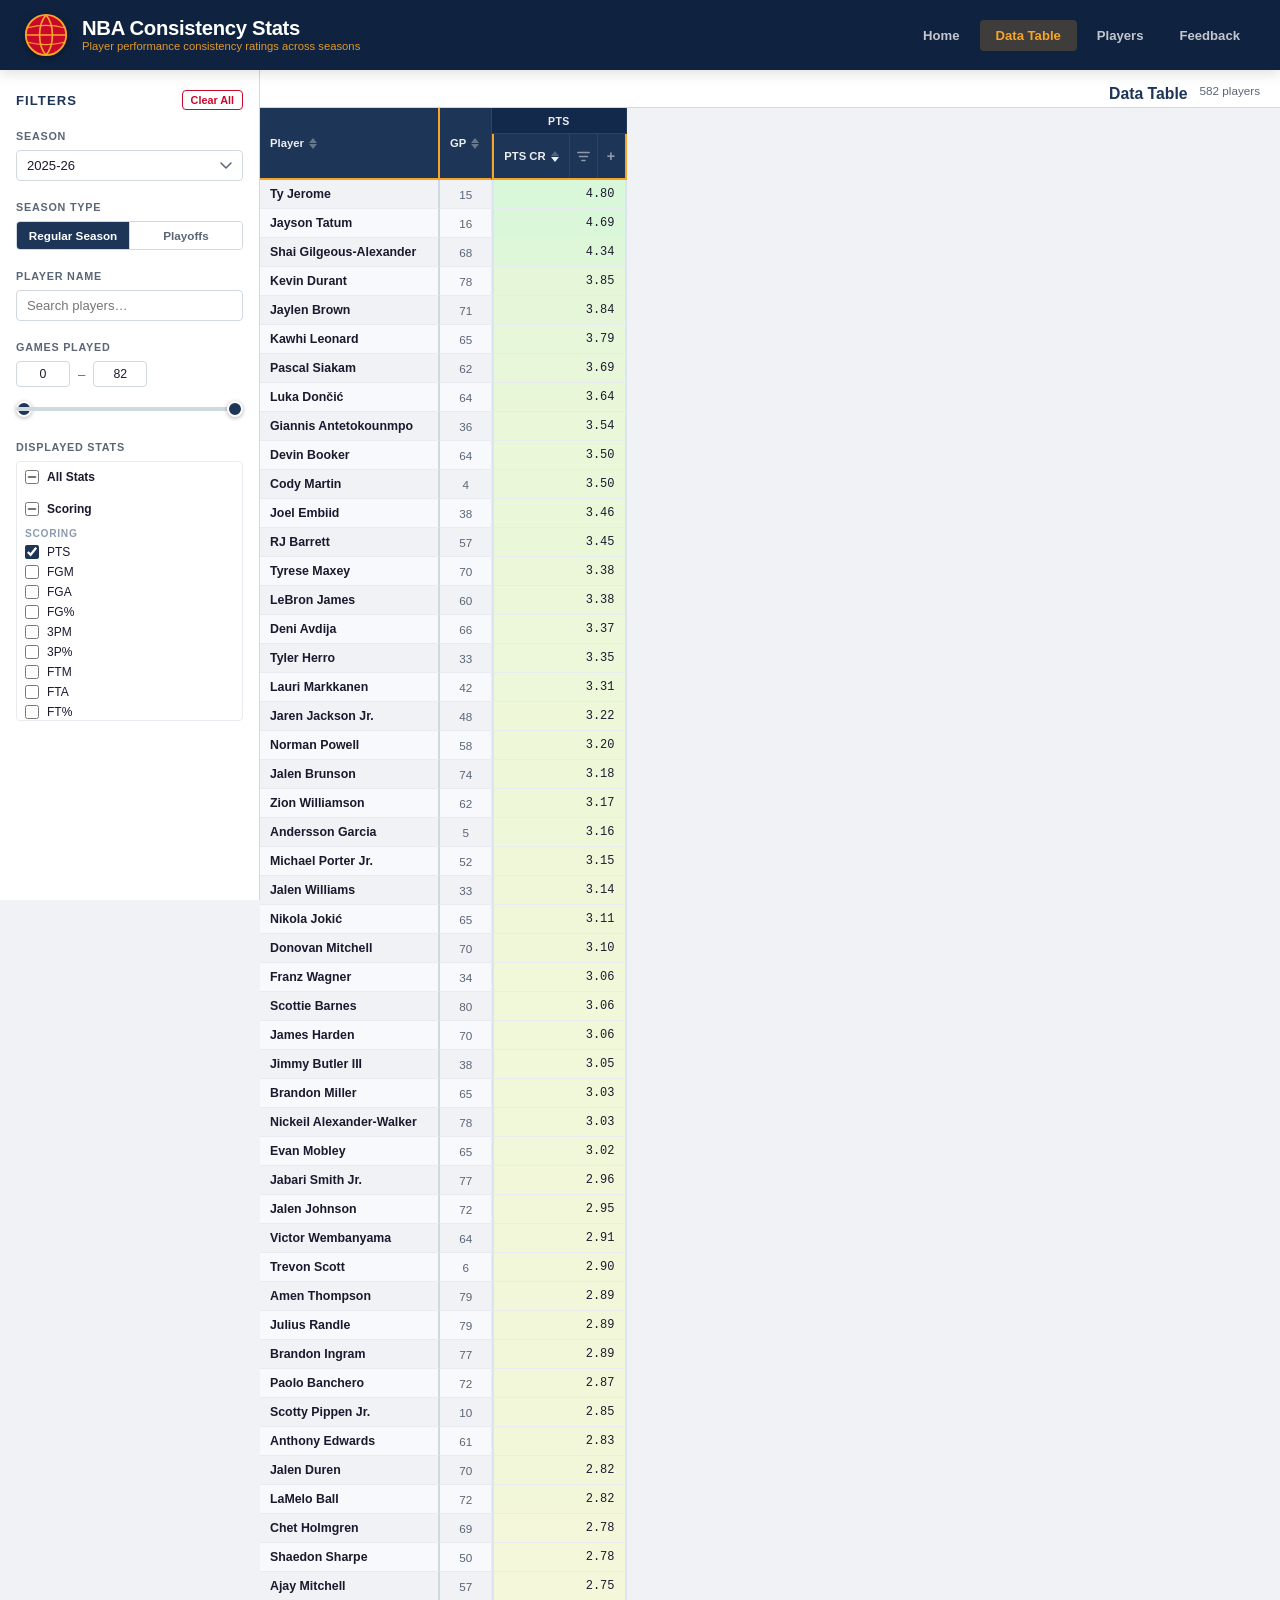
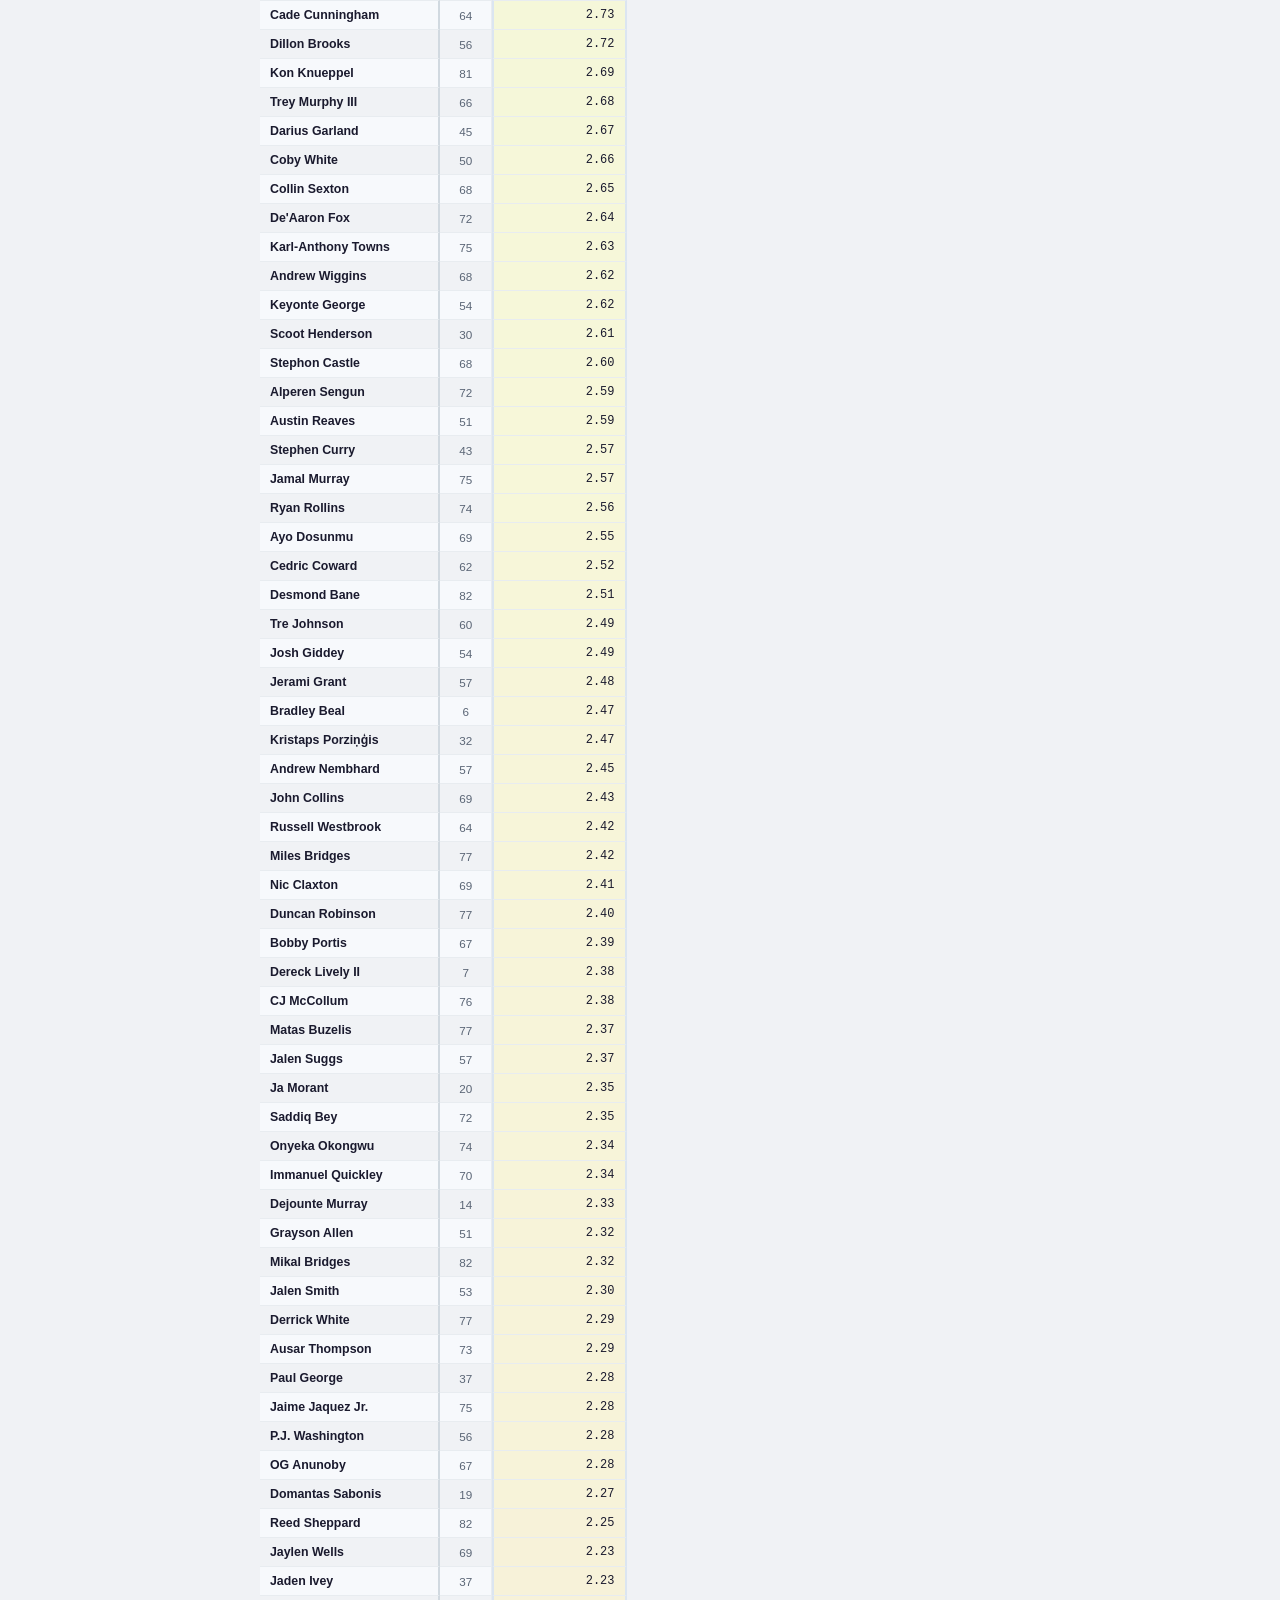
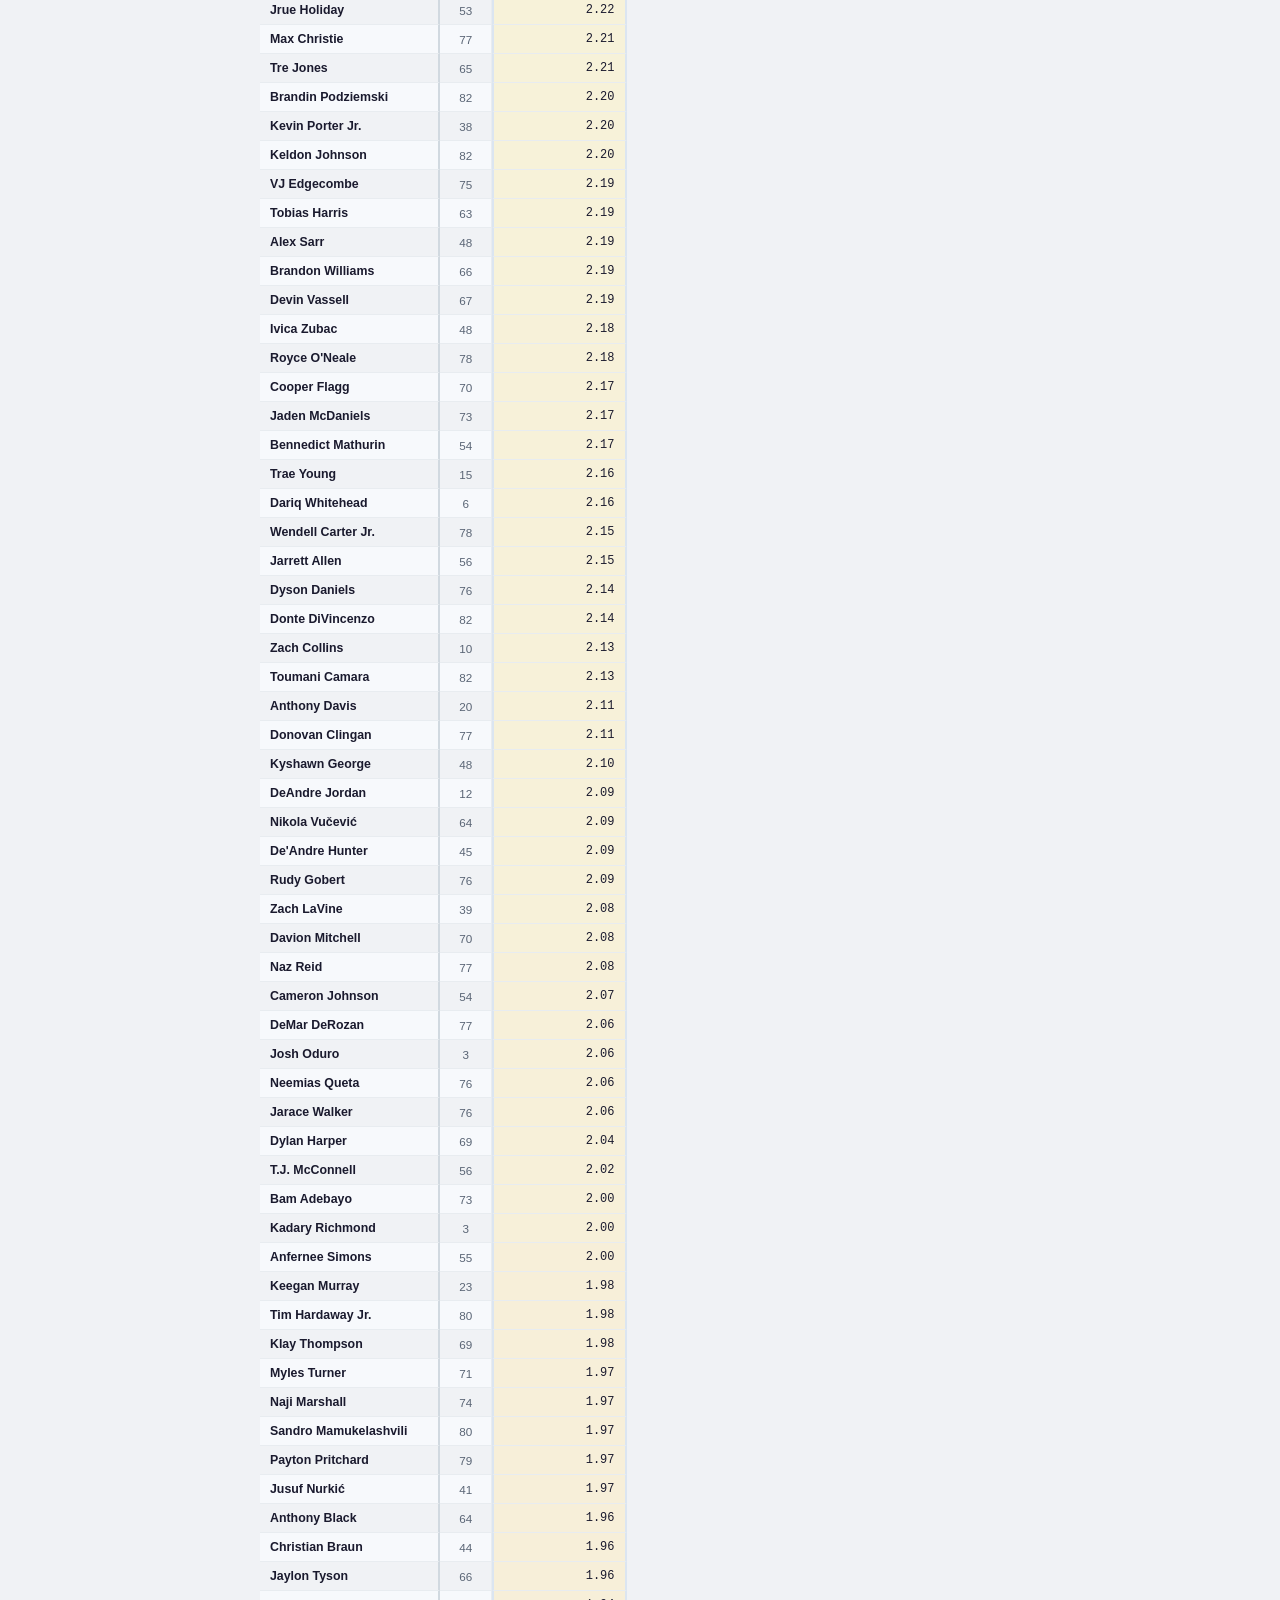
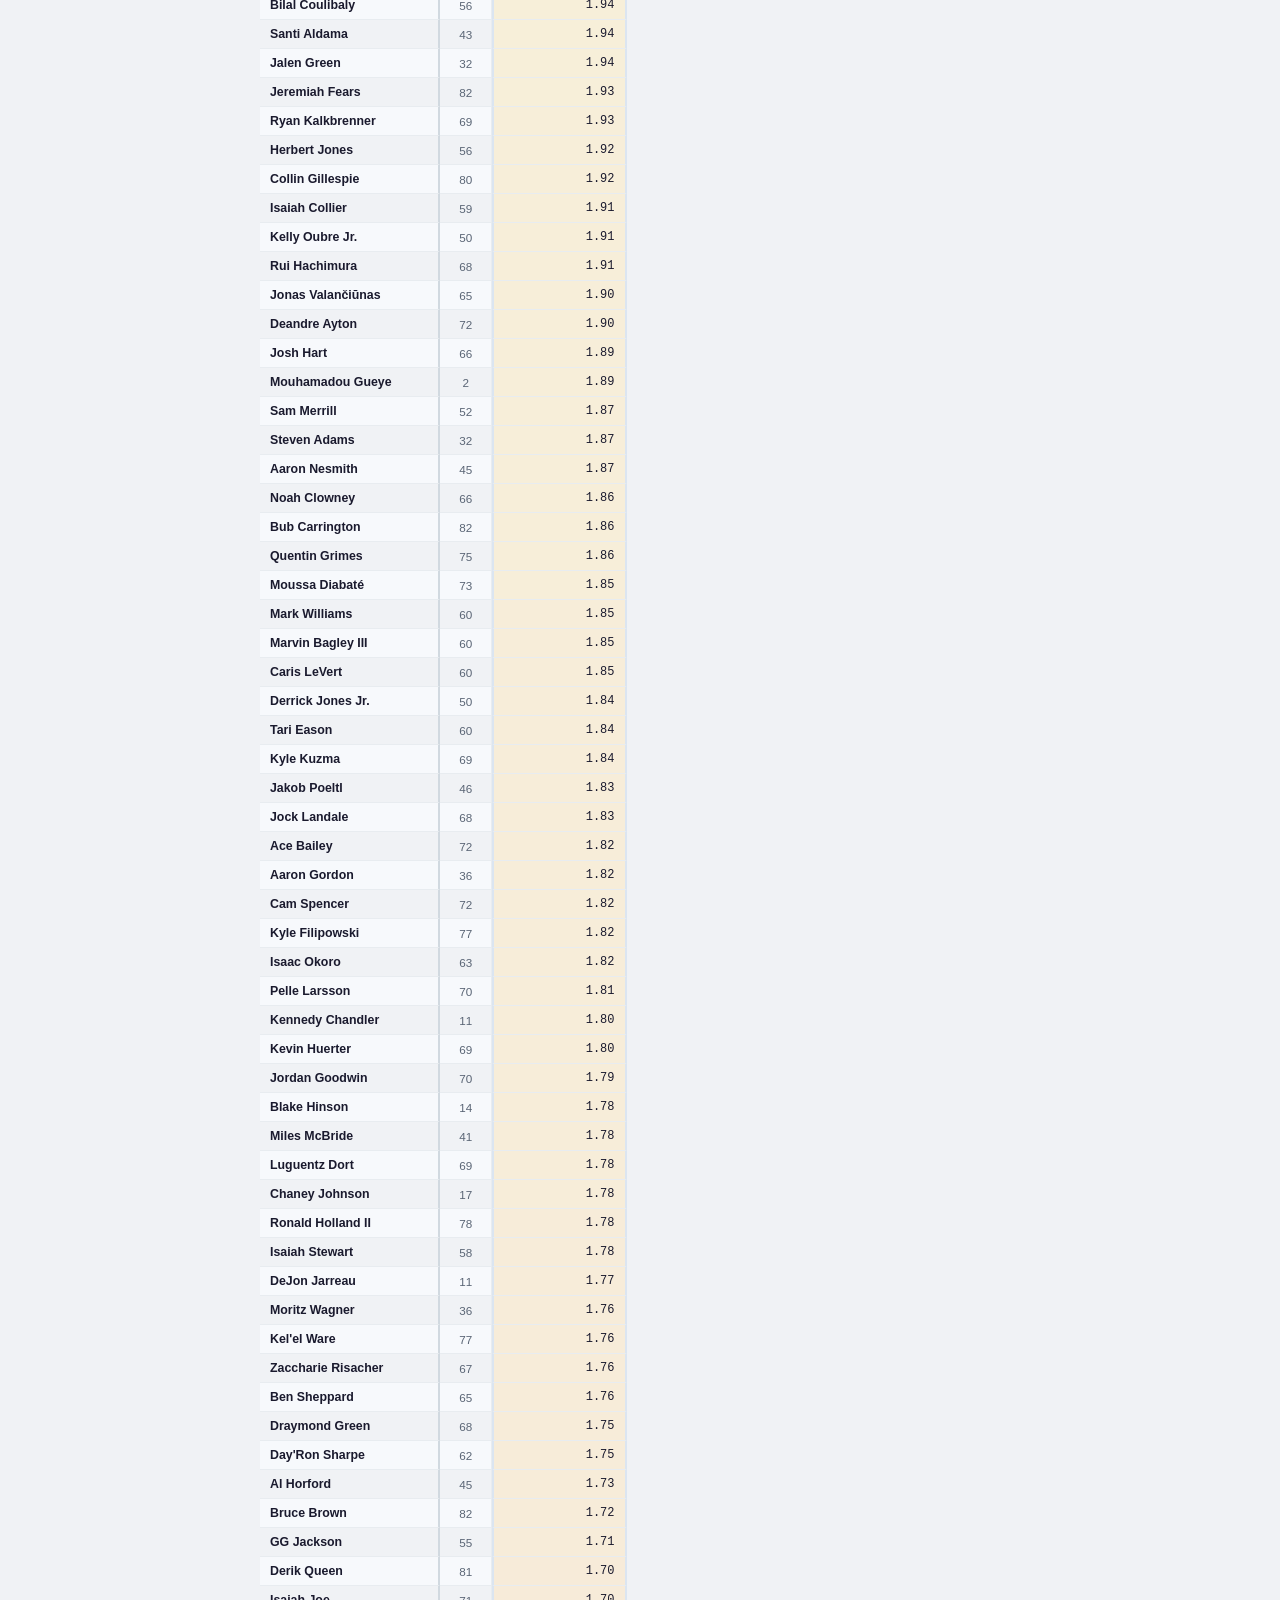
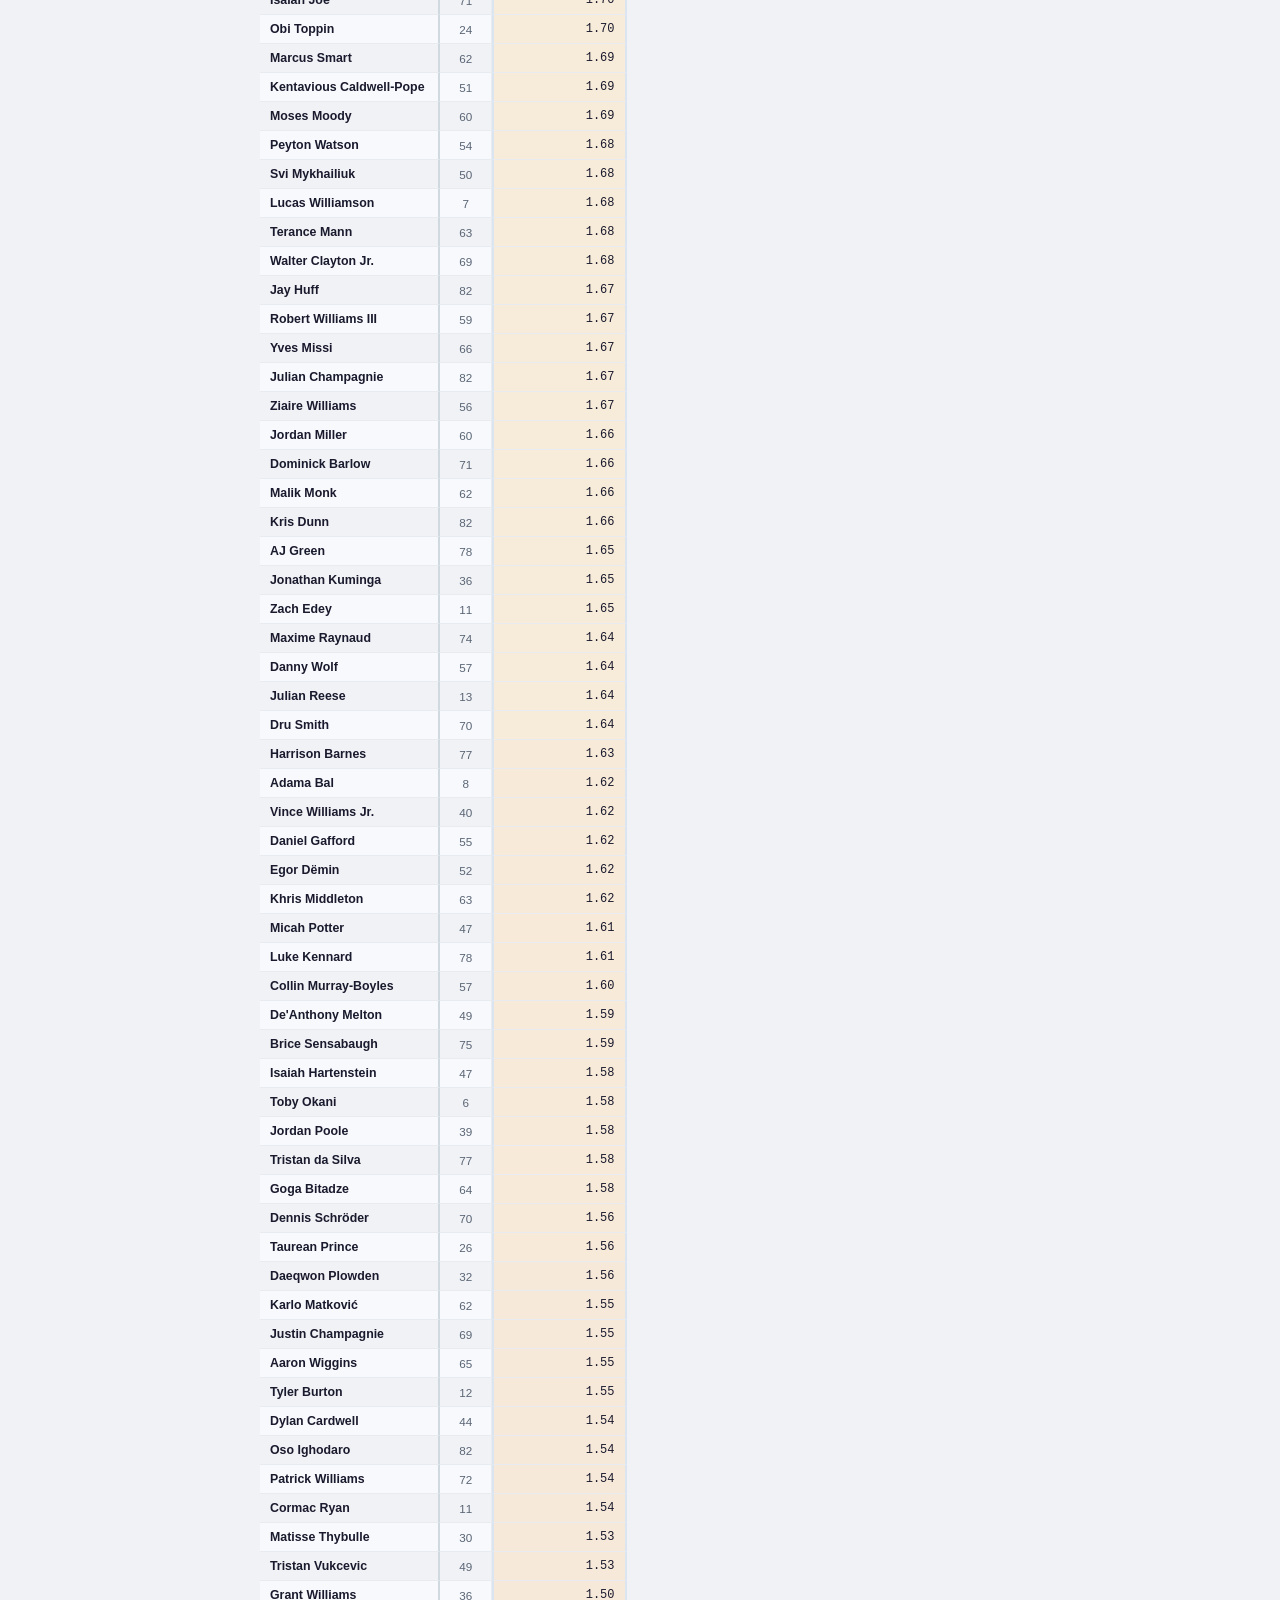
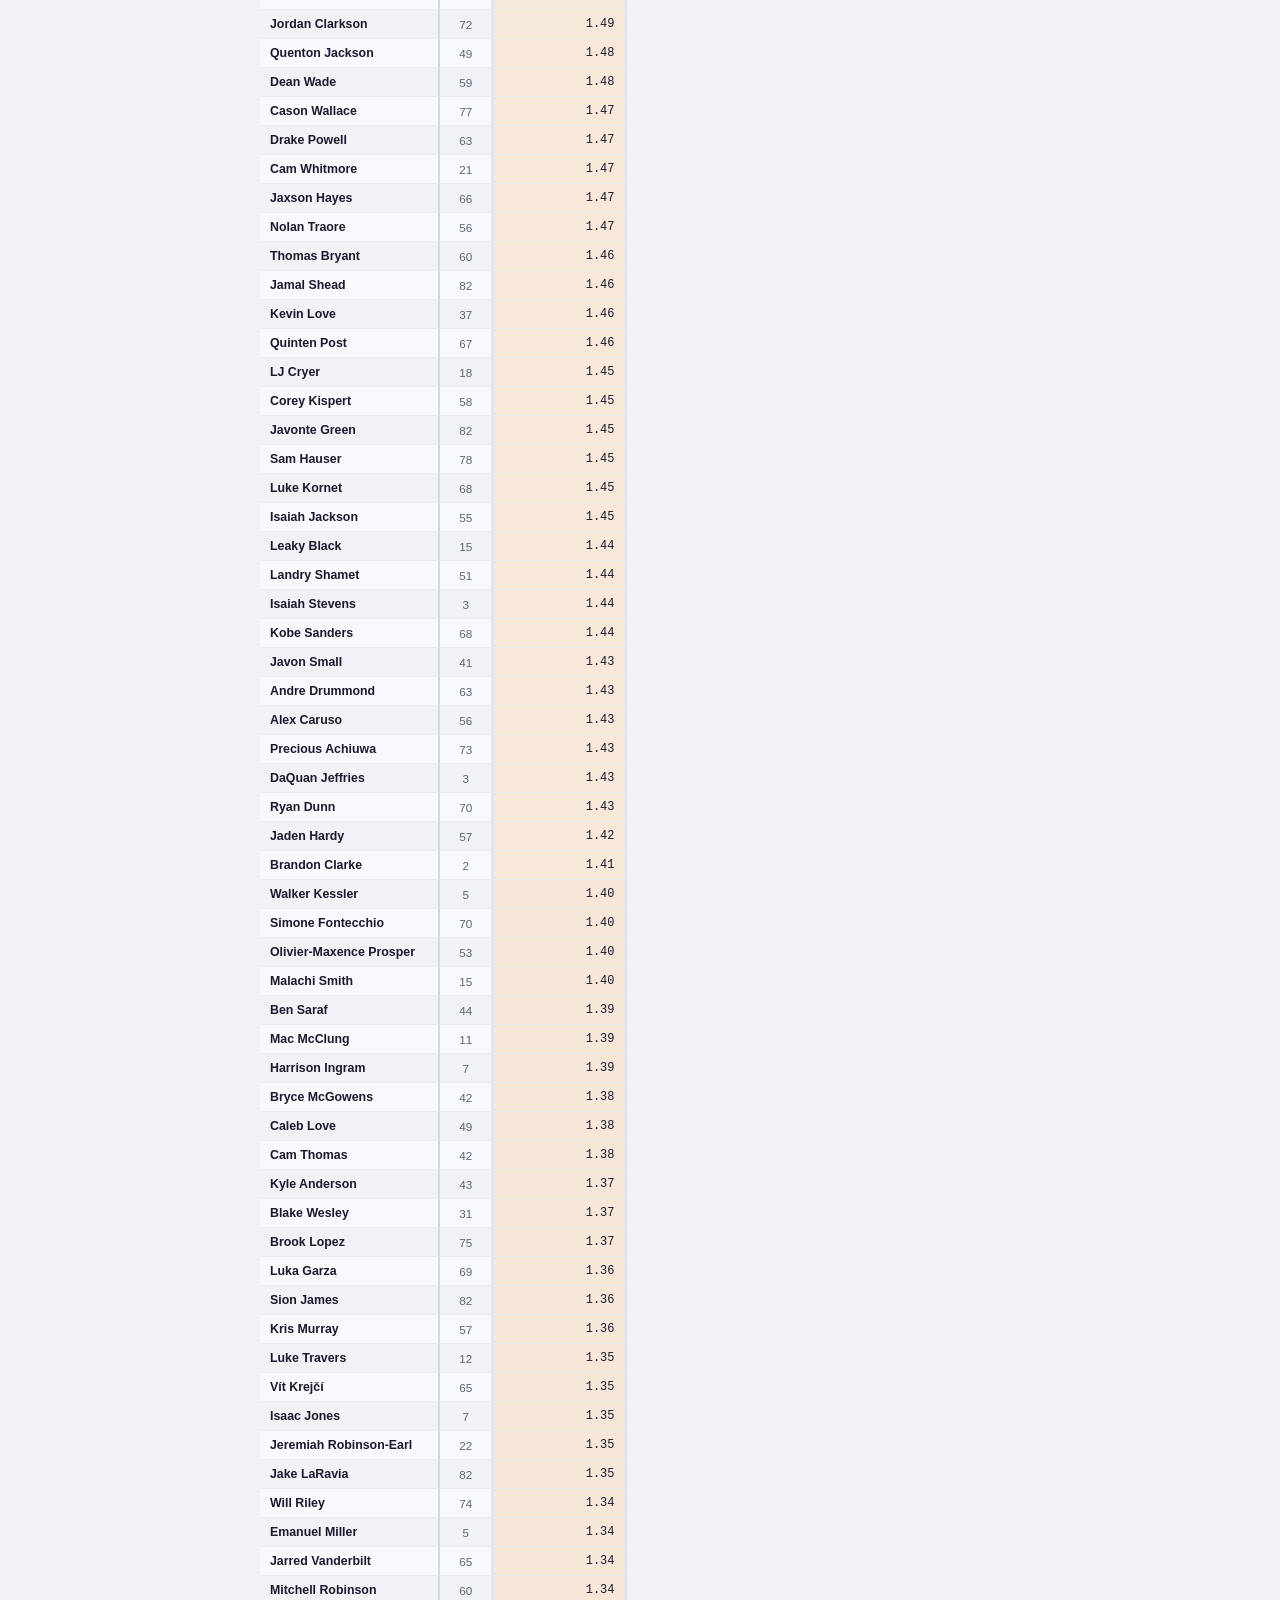
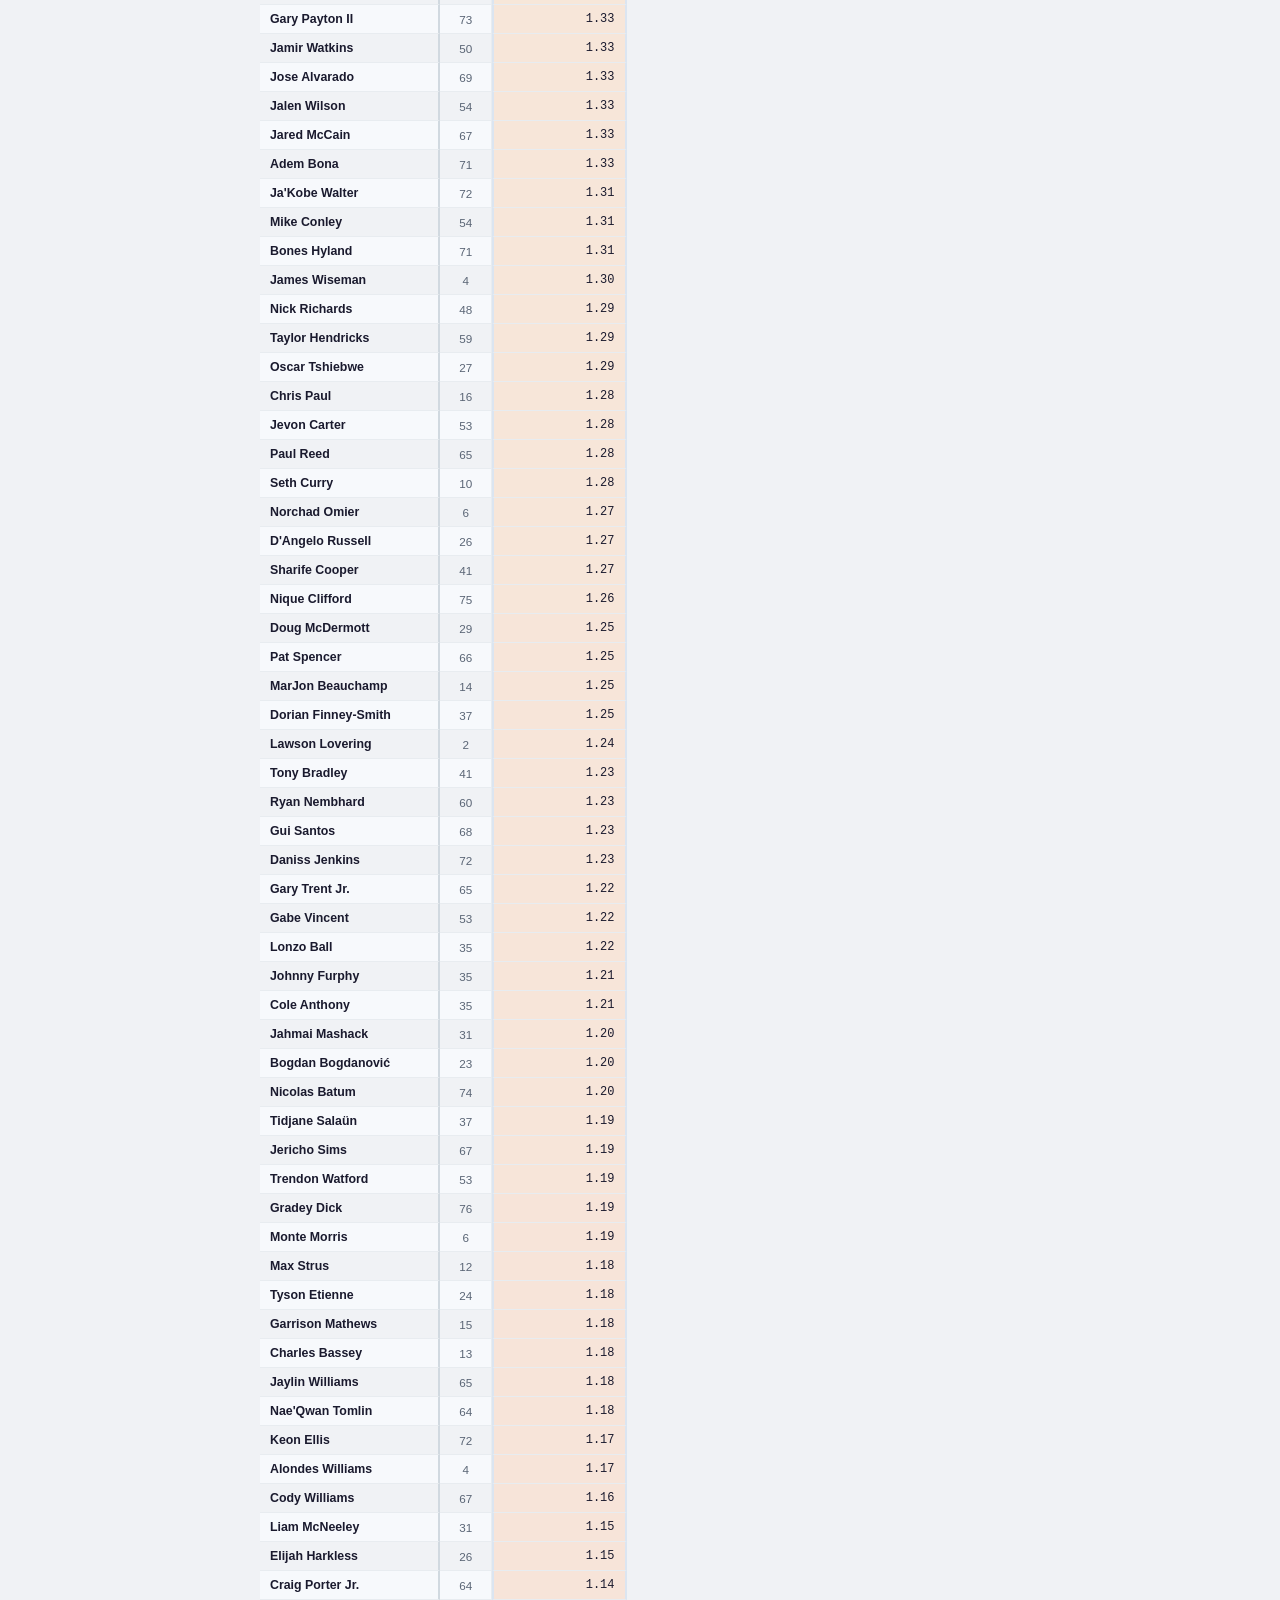
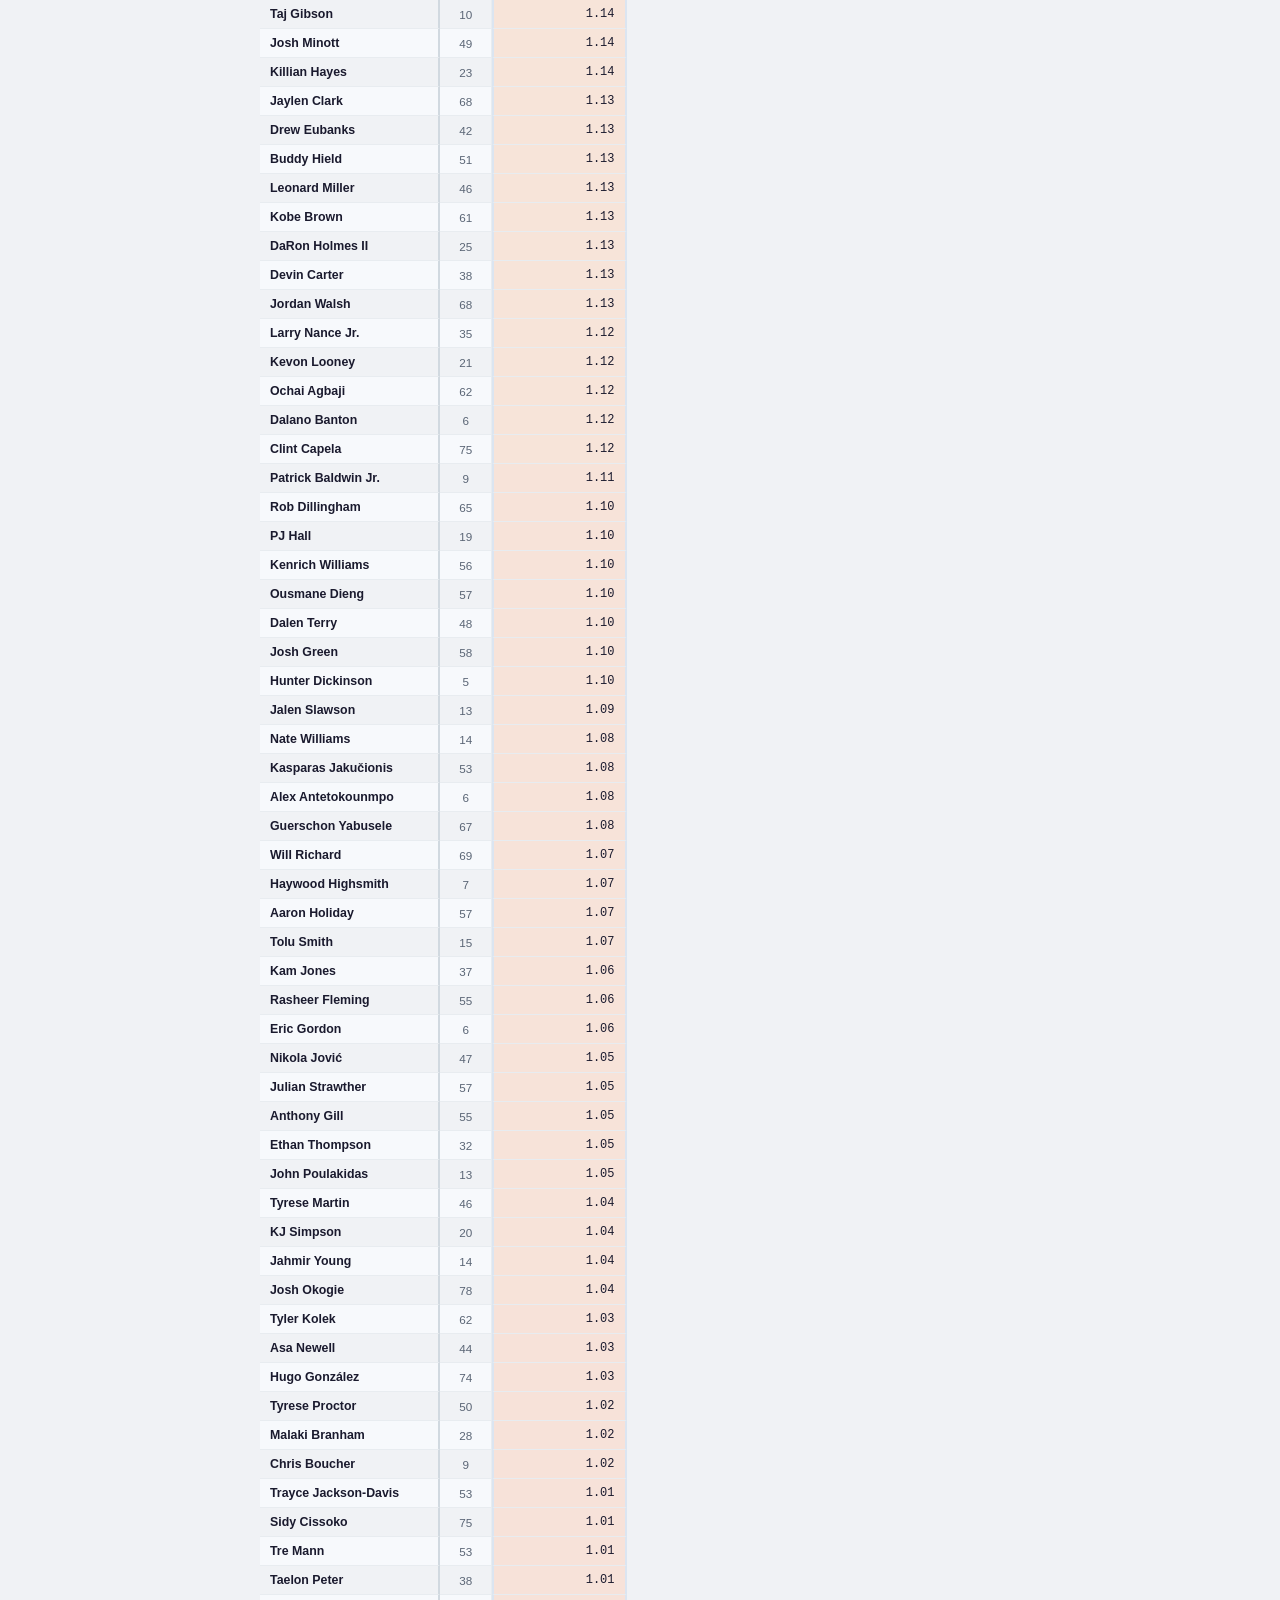
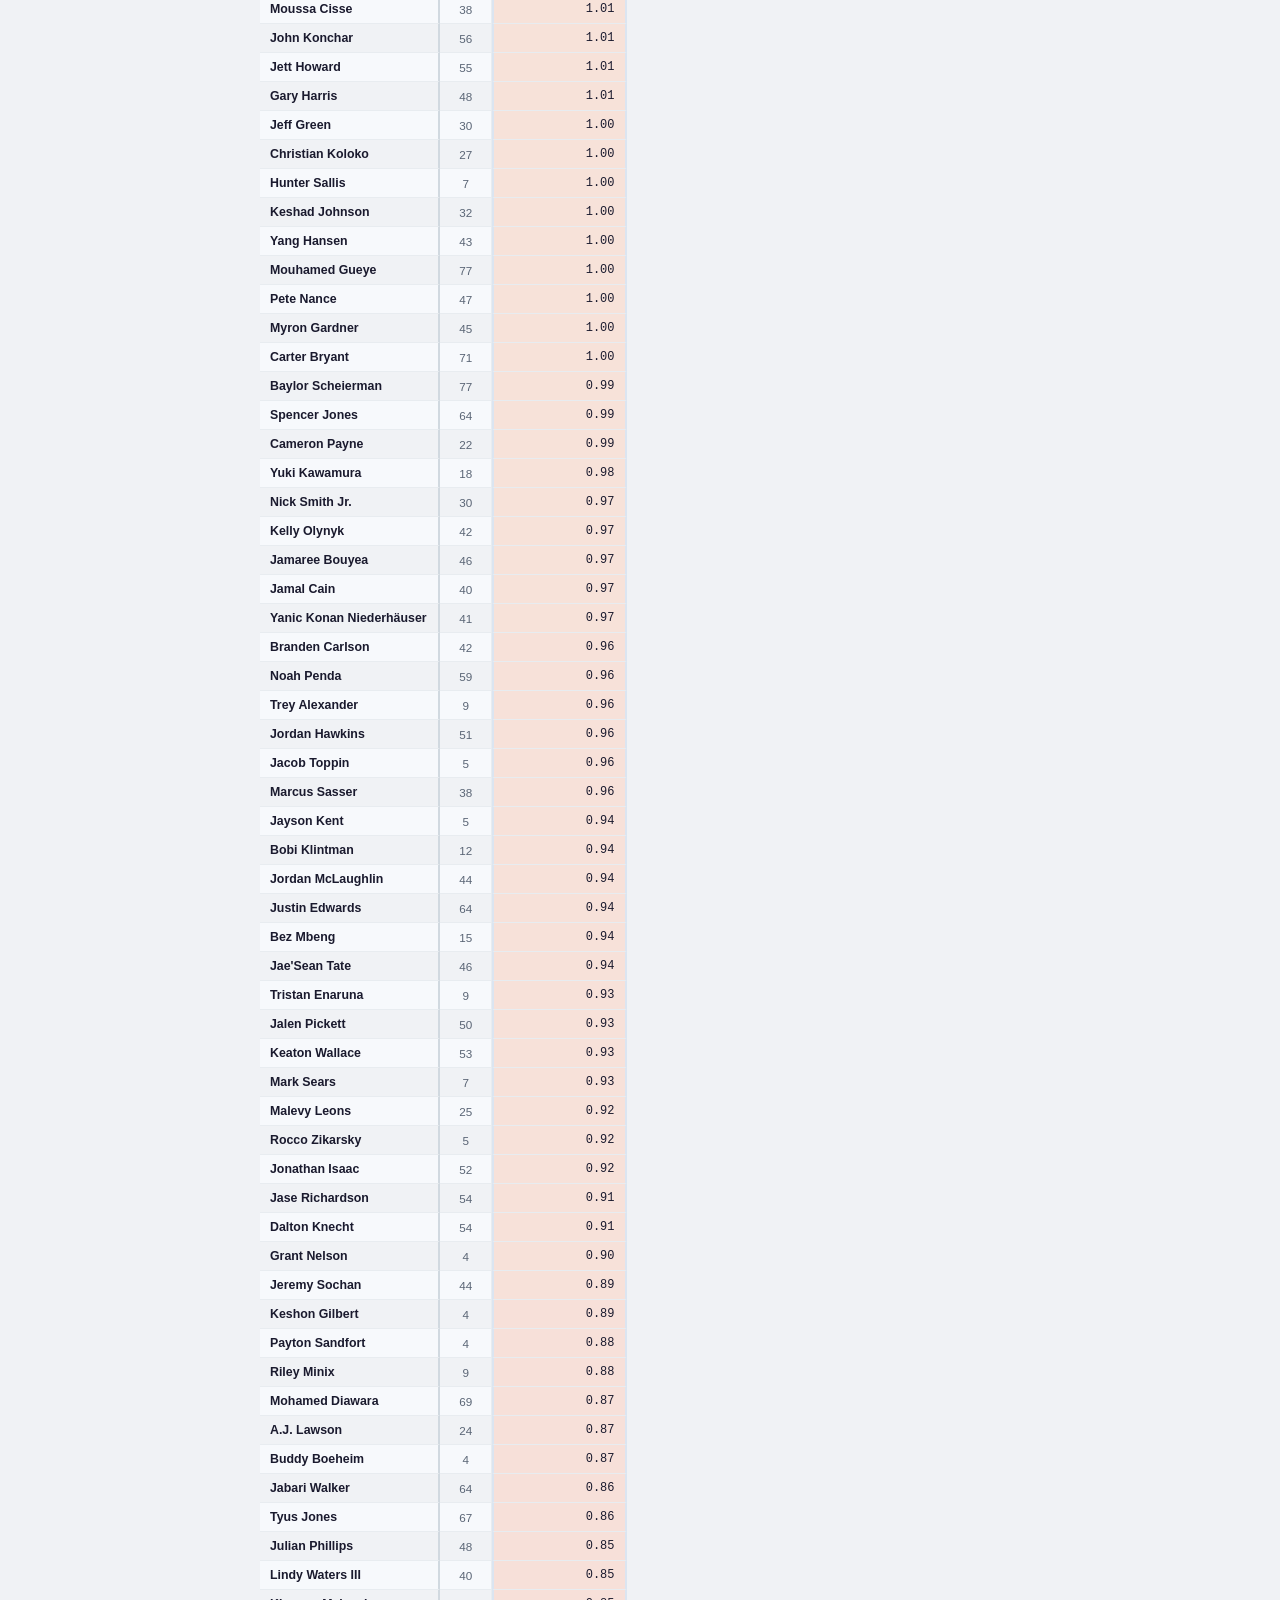
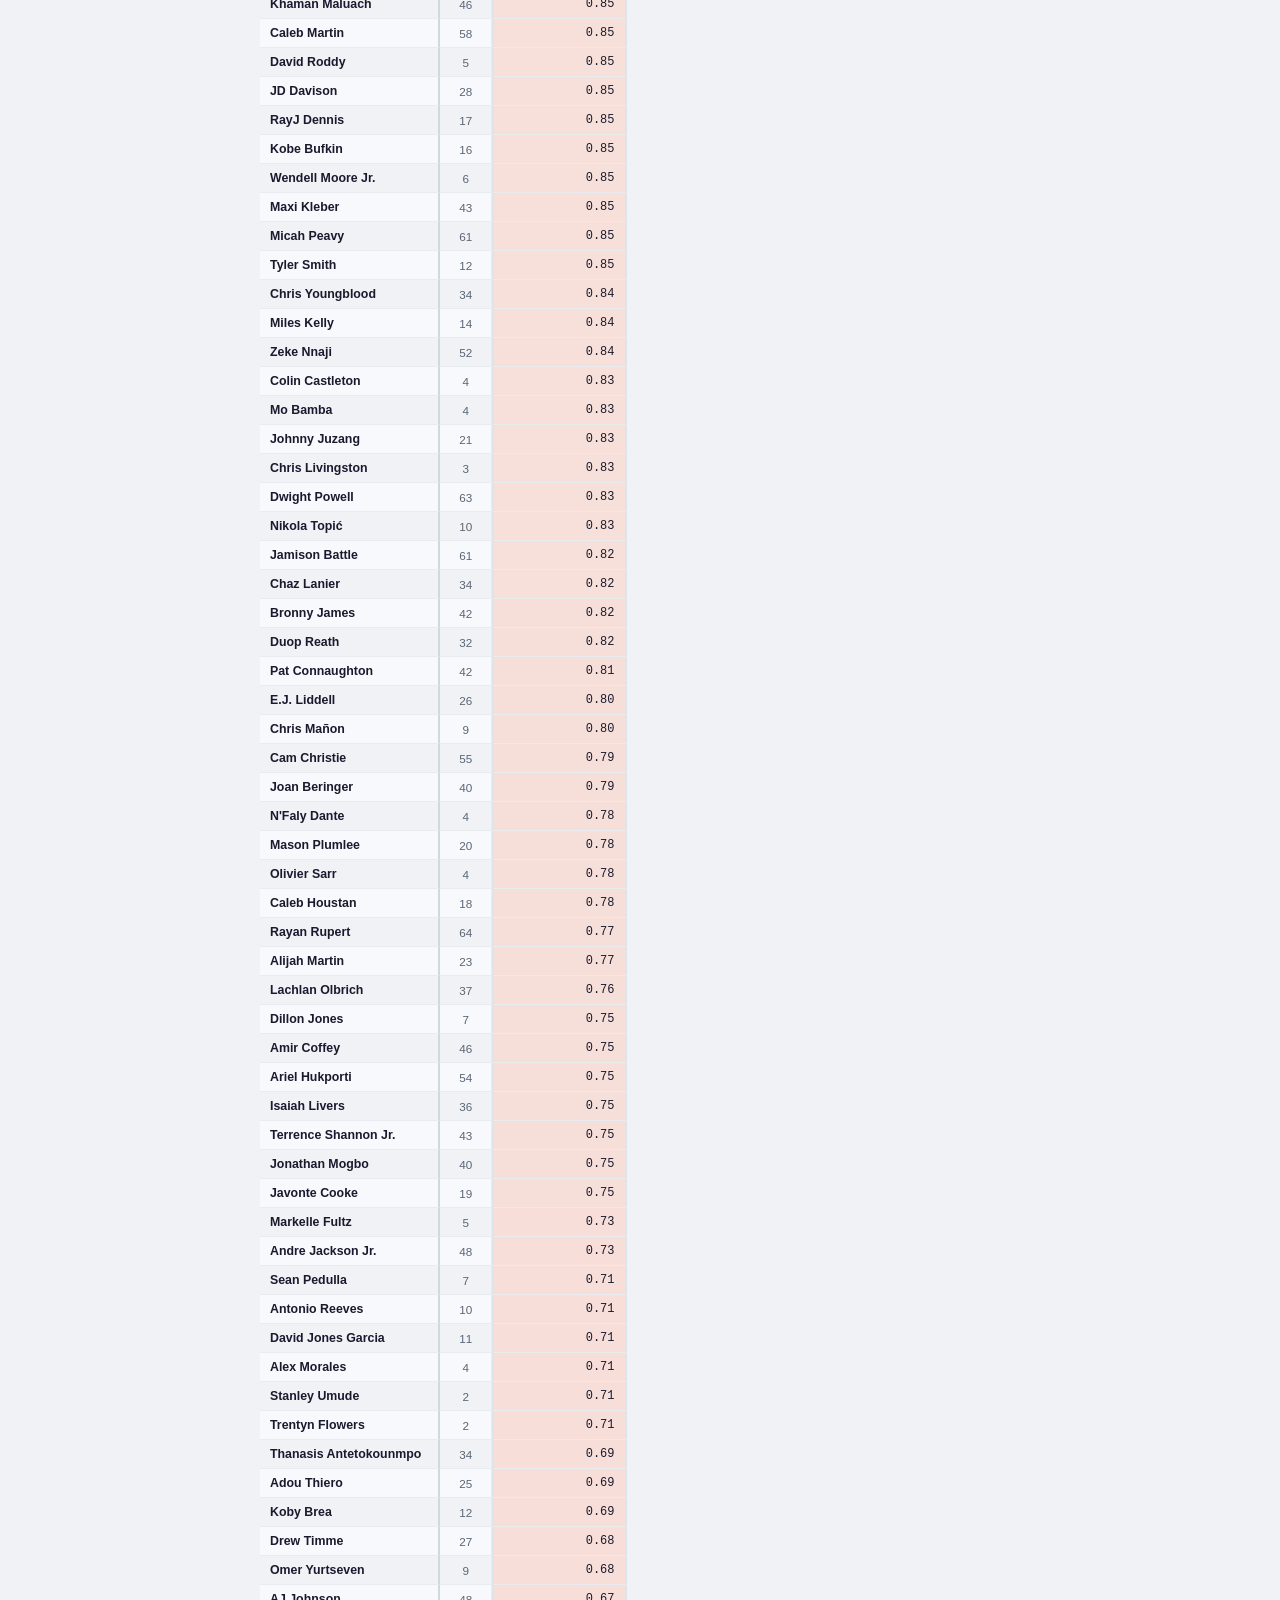
<file: data-table.html>
<!DOCTYPE html>
<html lang="en">
<head>
  <meta charset="UTF-8" />
  <meta name="viewport" content="width=device-width, initial-scale=1.0" />
  <meta name="description" content="NBA Consistency Stats — interactive player performance consistency ratings across seasons." />
  <title>Data Table — NBA Consistency Stats</title>
  <link rel="stylesheet" href="css/styles.css" />
</head>
<body>

  <!-- ═══════════════════════════ HEADER ═══════════════════════════ -->
  <header class="site-header">
    <div class="header-inner">
      <a class="brand" href="index.html" aria-label="NBA Consistency Stats home">
        <!-- Basketball logo (SVG) -->
        <svg class="brand-logo" viewBox="0 0 48 48" fill="none" xmlns="http://www.w3.org/2000/svg" aria-hidden="true">
          <circle cx="24" cy="24" r="22" fill="#C9082A" stroke="#F7A528" stroke-width="2"/>
          <!-- vertical seam -->
          <path d="M24 2 C17 10 17 20 17 24 C17 28 17 38 24 46" stroke="#F7A528" stroke-width="1.8" fill="none"/>
          <path d="M24 2 C31 10 31 20 31 24 C31 28 31 38 24 46" stroke="#F7A528" stroke-width="1.8" fill="none"/>
          <!-- horizontal seam -->
          <path d="M2 24 L46 24" stroke="#F7A528" stroke-width="1.8"/>
          <!-- top arc -->
          <path d="M4 16 Q24 11 44 16" stroke="#F7A528" stroke-width="1.2" fill="none"/>
          <!-- bottom arc -->
          <path d="M4 32 Q24 37 44 32" stroke="#F7A528" stroke-width="1.2" fill="none"/>
        </svg>

        <div class="brand-text">
          <span class="brand-title">NBA Consistency Stats</span>
          <span class="brand-subtitle">Player performance consistency ratings across seasons</span>
        </div>
      </a>

      <nav class="main-nav" aria-label="Main navigation">
        <a href="index.html" class="nav-link">Home</a>
        <a href="data-table.html" class="nav-link active">Data Table</a>
        <a href="player.html" class="nav-link">Players</a>
        <a href="https://github.com/tmaier-kettering/NBA-consistency-stats/issues" class="nav-link" target="_blank" rel="noopener noreferrer">Feedback</a>
      </nav>
    </div>
  </header>

  <!-- ═══════════════════════════ MAIN ════════════════════════════ -->
  <main class="site-main">
    <div class="app-layout">

      <!-- ───────────── LEFT SIDEBAR FILTERS ───────────── -->
      <aside class="sidebar" id="sidebar" aria-label="Table filters">
        <div class="sidebar-title-row">
          <h2 class="sidebar-title">Filters</h2>
          <button class="btn-clear-all" id="clearAllFilters" title="Clear all filters">Clear All</button>
        </div>

        <!-- Season -->
        <div class="filter-group">
          <label class="filter-label" for="seasonSelect">Season</label>
          <select class="filter-select" id="seasonSelect">
            <option value="">Loading…</option>
          </select>
        </div>

        <!-- Season type toggle -->
        <div class="filter-group">
          <label class="filter-label">Season Type</label>
          <div class="toggle-group" role="group" aria-label="Season type">
            <button class="toggle-btn active" id="btnRegular" data-value="Regular Season">Regular Season</button>
            <button class="toggle-btn" id="btnPlayoffs" data-value="Playoffs">Playoffs</button>
          </div>
        </div>

        <!-- Player name autocomplete -->
        <div class="filter-group">
          <label class="filter-label" for="playerSearch">Player Name</label>
          <div class="autocomplete-wrap">
            <input
              type="text"
              class="filter-input"
              id="playerSearch"
              placeholder="Search players…"
              autocomplete="off"
              aria-autocomplete="list"
              aria-controls="acDropdown"
              aria-expanded="false"
            />
            <ul class="ac-dropdown" id="acDropdown" role="listbox" aria-label="Player suggestions" hidden></ul>
          </div>
        </div>

        <!-- Games played range -->
        <div class="filter-group">
          <label class="filter-label">Games Played</label>
          <div class="gp-inputs-row">
            <input type="number" class="gp-num" id="gpMinInput" min="0" max="82" value="0" aria-label="Min games played" />
            <span class="gp-sep">–</span>
            <input type="number" class="gp-num" id="gpMaxInput" min="0" max="82" value="82" aria-label="Max games played" />
          </div>
          <div class="dual-range-track" id="dualRangeTrack">
            <div class="dual-range-fill" id="dualRangeFill"></div>
            <input type="range" class="range-input" id="gpMinSlider" min="0" max="82" value="0" step="1" aria-label="Min games played slider" />
            <input type="range" class="range-input" id="gpMaxSlider" min="0" max="82" value="82" step="1" aria-label="Max games played slider" />
          </div>
        </div>

        <!-- Active column filters summary -->
        <div class="filter-group" id="colFilterSummaryGroup" hidden>
          <label class="filter-label">Column Filters</label>
          <ul class="col-filter-summary" id="colFilterSummary" aria-label="Active column filters"></ul>
        </div>

        <!-- Stat columns -->
        <div class="filter-group">
          <label class="filter-label">Displayed Stats</label>
          <div class="stat-checkbox-list" id="statCheckboxList" role="group" aria-label="Displayed stats"></div>
        </div>
      </aside>

      <!-- ───────────── CONTENT AREA ───────────── -->
      <section class="content-area">
        <div class="content-top-bar">
          <h1 class="content-page-title">Data Table</h1>
          <p class="row-count" id="rowCount" aria-live="polite"></p>
        </div>

        <!-- Table -->
        <div class="table-scroll-wrap" id="tableScrollWrap">
          <!-- Loading state -->
          <div class="table-loading" id="tableLoading" aria-busy="true" aria-label="Loading data">
            <div class="spinner" aria-hidden="true"></div>
            <p>Loading data…</p>
          </div>

          <!-- Empty state -->
          <div class="table-empty" id="tableEmpty" hidden>
            <p>No players match the current filters.</p>
          </div>

          <table class="stats-table" id="statsTable" aria-label="Player consistency ratings" hidden>
            <thead id="tableHead"></thead>
            <tbody id="tableBody"></tbody>
          </table>
        </div>
      </section>
    </div>
  </main>

  <!-- ═══════════════════════════ FOOTER ══════════════════════════ -->
  <footer class="site-footer">
    <div class="footer-inner">
      <p class="footer-brand">NBA Consistency Stats</p>
      <p class="footer-desc">
        Consistency Rating (CR) = Average ÷ Standard Deviation.
        A higher CR means a player performs more consistently game-to-game.
        Data sourced from the NBA Stats API.
      </p>
      <nav class="footer-nav" aria-label="Footer navigation">
        <a href="index.html">Home</a>
        <a href="data-table.html">Data Table</a>
        <a href="player.html">Players</a>
        <a href="https://github.com/tmaier-kettering/NBA-consistency-stats/issues" target="_blank" rel="noopener noreferrer">Feedback / Bugs / Features</a>
      </nav>
      <p class="footer-copy">&copy; <span id="footerYear"></span> NBA Consistency Stats. All rights reserved.</p>
    </div>
  </footer>

  <!-- ═══════════════════════════ OVERLAYS ════════════════════════ -->

  <!-- Header/column tooltip -->
  <div class="tooltip header-tooltip" id="headerTooltip" role="tooltip" aria-hidden="true" hidden></div>

  <!-- Cell tooltip -->
  <div class="tooltip cell-tooltip" id="cellTooltip" role="tooltip" aria-hidden="true" hidden></div>

  <!-- Column filter popover (re-used for each column) -->
  <div class="col-filter-popover" id="colFilterPopover" role="dialog" aria-modal="true" aria-labelledby="colFilterPopoverTitle" hidden>
    <div class="cfp-header">
      <span class="cfp-title" id="colFilterPopoverTitle">Filter: PTS CR</span>
      <button class="cfp-close" id="cfpClose" aria-label="Close filter">&#x2715;</button>
    </div>
    <div class="cfp-body">
      <div class="cfp-row">
        <label class="cfp-label" for="cfpMin">Min</label>
        <input type="number" class="cfp-input" id="cfpMin" step="0.01" placeholder="No min" />
      </div>
      <div class="cfp-row">
        <label class="cfp-label" for="cfpMax">Max</label>
        <input type="number" class="cfp-input" id="cfpMax" step="0.01" placeholder="No max" />
      </div>
      <p class="cfp-range-hint" id="cfpRangeHint"></p>
    </div>
    <div class="cfp-footer">
      <button class="btn btn-ghost" id="cfpClear">Clear</button>
      <button class="btn btn-primary" id="cfpApply">Apply</button>
    </div>
  </div>
  <div class="popover-backdrop" id="popoverBackdrop" hidden></div>
  <div class="metric-menu" id="metricMenu" role="menu" aria-label="Add associated columns" hidden></div>

  <script src="js/app.js"></script>
</body>
</html>
</file>
<file: css/styles.css>
/* ──────────────────────────────────────────────
   NBA Consistency Stats — styles.css
   Design tokens, layout, components
   ────────────────────────────────────────────── */

/* Ensure the HTML `hidden` attribute is respected even when a class sets display */
[hidden] { display: none !important; }

/* ── Tokens ── */
:root {
  --color-primary:       #1d3557;   /* navy */
  --color-primary-light: #2a4a7f;
  --color-accent:        #f7a528;   /* gold */
  --color-danger:        #c9082a;   /* red */
  --color-success:       #1a7a4a;

  --color-bg:            #f0f2f5;
  --color-surface:       #ffffff;
  --color-border:        #d1d9e0;
  --color-border-light:  #e8ecf0;

  --color-text:          #1a1a2e;
  --color-text-muted:    #5a6575;
  --color-text-light:    #8a9ab0;

  --color-header-bg:     #0f2340;
  --color-sidebar-bg:    #ffffff;
  --color-footer-bg:     #0f2340;

  --color-row-alt:       #f7f9fc;
  --color-row-hover:     #e8f0fe;

  /* CR heat-map colours (background only, low alpha) */
  --cr-low:    hsl(0,  75%, 92%);
  --cr-mid:    hsl(45, 80%, 91%);
  --cr-high:   hsl(120,60%, 90%);
  --cr-null:   #f0f0f0;

  --radius-sm:  4px;
  --radius-md:  8px;
  --radius-lg: 12px;

  --shadow-sm:  0 1px 3px rgba(0,0,0,.10);
  --shadow-md:  0 4px 12px rgba(0,0,0,.12);
  --shadow-lg:  0 8px 24px rgba(0,0,0,.16);

  --sidebar-w:  260px;
  --header-h:    70px;
  --footer-h:   100px;

  --font: -apple-system, BlinkMacSystemFont, 'Segoe UI', Roboto, Oxygen,
          Ubuntu, Cantarell, 'Helvetica Neue', sans-serif;
  --font-mono: 'SFMono-Regular', Consolas, 'Liberation Mono', Menlo, monospace;
}

/* ── Reset / base ── */
*, *::before, *::after { box-sizing: border-box; margin: 0; padding: 0; }
html { font-size: 15px; scroll-behavior: smooth; }
body {
  font-family: var(--font);
  background: var(--color-bg);
  color: var(--color-text);
  min-height: 100vh;
  display: flex;
  flex-direction: column;
}
a { color: inherit; text-decoration: none; }
button { cursor: pointer; font-family: inherit; }
input, select { font-family: inherit; }
ul { list-style: none; }


/* ══════════════════════════════════════════════
   HEADER
   ══════════════════════════════════════════════ */
.site-header {
  background: var(--color-header-bg);
  height: var(--header-h);
  position: sticky;
  top: 0;
  z-index: 100;
  box-shadow: var(--shadow-md);
}
.header-inner {
  max-width: 1600px;
  margin: 0 auto;
  padding: 0 24px;
  height: 100%;
  display: flex;
  align-items: center;
  justify-content: space-between;
  gap: 16px;
}

/* Brand */
.brand {
  display: flex;
  align-items: center;
  gap: 14px;
  text-decoration: none;
}
.brand-logo {
  width: 44px;
  height: 44px;
  flex-shrink: 0;
  filter: drop-shadow(0 2px 4px rgba(0,0,0,.4));
}
.brand-text {
  display: flex;
  flex-direction: column;
  line-height: 1.2;
}
.brand-title {
  font-size: 1.35rem;
  font-weight: 700;
  color: #ffffff;
  letter-spacing: -0.3px;
}
.brand-subtitle {
  font-size: 0.75rem;
  color: var(--color-accent);
  font-weight: 500;
  opacity: 0.9;
}

/* Nav */
.main-nav { display: flex; align-items: center; gap: 4px; }
.nav-link {
  padding: 8px 16px;
  border-radius: var(--radius-sm);
  font-size: 0.875rem;
  font-weight: 600;
  color: rgba(255,255,255,.75);
  transition: background 0.15s, color 0.15s;
}
.nav-link:hover,
.nav-link.active {
  background: rgba(255,255,255,.12);
  color: #ffffff;
}
.nav-link.active {
  background: rgba(247,165,40,.2);
  color: var(--color-accent);
}


/* ══════════════════════════════════════════════
   MAIN LAYOUT
   ══════════════════════════════════════════════ */
.site-main {
  flex: 1;
  display: flex;
  flex-direction: column;
}
.app-layout {
  display: flex;
  flex: 1;
  gap: 0;
  max-width: 1600px;
  margin: 0 auto;
  width: 100%;
  padding: 0;
}


/* ══════════════════════════════════════════════
   SIDEBAR
   ══════════════════════════════════════════════ */
.sidebar {
  width: var(--sidebar-w);
  flex-shrink: 0;
  background: var(--color-sidebar-bg);
  border-right: 1px solid var(--color-border);
  padding: 20px 16px;
  display: flex;
  flex-direction: column;
  gap: 0;
  overflow-y: auto;
  /* sticky relative to the viewport below the header */
  position: sticky;
  top: var(--header-h);
  max-height: calc(100vh - var(--header-h));
}

.sidebar-title-row {
  display: flex;
  align-items: center;
  justify-content: space-between;
  margin-bottom: 20px;
}
.sidebar-title {
  font-size: 0.875rem;
  font-weight: 700;
  text-transform: uppercase;
  letter-spacing: 0.08em;
  color: var(--color-primary);
}
.btn-clear-all {
  font-size: 0.72rem;
  font-weight: 600;
  color: var(--color-danger);
  background: none;
  border: 1px solid var(--color-danger);
  border-radius: var(--radius-sm);
  padding: 3px 8px;
  transition: background 0.15s, color 0.15s;
}
.btn-clear-all:hover {
  background: var(--color-danger);
  color: #fff;
}

/* Filter group */
.filter-group {
  margin-bottom: 20px;
}
.filter-label {
  display: block;
  font-size: 0.72rem;
  font-weight: 700;
  text-transform: uppercase;
  letter-spacing: 0.07em;
  color: var(--color-text-muted);
  margin-bottom: 8px;
}

/* Select */
.filter-select {
  width: 100%;
  padding: 7px 10px;
  border: 1px solid var(--color-border);
  border-radius: var(--radius-sm);
  background: #fff;
  font-size: 0.875rem;
  color: var(--color-text);
  appearance: none;
  background-image: url("data:image/svg+xml,%3Csvg xmlns='http://www.w3.org/2000/svg' width='12' height='8' fill='none'%3E%3Cpath d='M1 1l5 5 5-5' stroke='%235a6575' stroke-width='1.5' stroke-linecap='round' stroke-linejoin='round'/%3E%3C/svg%3E");
  background-repeat: no-repeat;
  background-position: right 10px center;
  padding-right: 30px;
  cursor: pointer;
  transition: border-color 0.15s;
}
.filter-select:focus {
  outline: none;
  border-color: var(--color-primary-light);
  box-shadow: 0 0 0 3px rgba(29,53,87,.12);
}

/* Toggle group */
.toggle-group {
  display: flex;
  border: 1px solid var(--color-border);
  border-radius: var(--radius-sm);
  overflow: hidden;
}
.toggle-btn {
  flex: 1;
  padding: 7px 6px;
  font-size: 0.78rem;
  font-weight: 600;
  background: #fff;
  border: none;
  color: var(--color-text-muted);
  transition: background 0.15s, color 0.15s;
  text-align: center;
}
.toggle-btn:not(:last-child) {
  border-right: 1px solid var(--color-border);
}
.toggle-btn.active {
  background: var(--color-primary);
  color: #fff;
}
.toggle-btn:not(.active):hover {
  background: var(--color-row-alt);
  color: var(--color-text);
}

/* Text input */
.filter-input {
  width: 100%;
  padding: 7px 10px;
  border: 1px solid var(--color-border);
  border-radius: var(--radius-sm);
  font-size: 0.875rem;
  color: var(--color-text);
  transition: border-color 0.15s;
}
.filter-input:focus {
  outline: none;
  border-color: var(--color-primary-light);
  box-shadow: 0 0 0 3px rgba(29,53,87,.12);
}

/* Autocomplete */
.autocomplete-wrap { position: relative; }
.ac-dropdown {
  position: absolute;
  top: calc(100% + 4px);
  left: 0;
  right: 0;
  background: #fff;
  border: 1px solid var(--color-border);
  border-radius: var(--radius-sm);
  box-shadow: var(--shadow-md);
  max-height: 200px;
  overflow-y: auto;
  z-index: 200;
}
.ac-dropdown li {
  padding: 8px 12px;
  font-size: 0.85rem;
  cursor: pointer;
  transition: background 0.1s;
}
.ac-dropdown li:hover,
.ac-dropdown li[aria-selected="true"] {
  background: var(--color-row-hover);
}
.ac-highlight { font-weight: 700; color: var(--color-primary); }

/* GP range slider */
.gp-inputs-row {
  display: flex;
  align-items: center;
  gap: 8px;
  margin-bottom: 10px;
}
.gp-num {
  width: 54px;
  padding: 5px 6px;
  border: 1px solid var(--color-border);
  border-radius: var(--radius-sm);
  font-size: 0.82rem;
  text-align: center;
  color: var(--color-text);
  -moz-appearance: textfield;
}
.gp-num::-webkit-outer-spin-button,
.gp-num::-webkit-inner-spin-button { -webkit-appearance: none; }
.gp-num:focus {
  outline: none;
  border-color: var(--color-primary-light);
  box-shadow: 0 0 0 2px rgba(29,53,87,.12);
}
.gp-sep { font-size: 0.875rem; color: var(--color-text-muted); }

/* Dual-range track */
.dual-range-track {
  position: relative;
  height: 24px;
  display: flex;
  align-items: center;
}
.dual-range-fill {
  position: absolute;
  height: 4px;
  background: var(--color-primary);
  border-radius: 2px;
  pointer-events: none;
  z-index: 1;
}
.range-input {
  position: absolute;
  width: 100%;
  height: 4px;
  background: transparent;
  appearance: none;
  pointer-events: none;
  z-index: 2;
}
.range-input::-webkit-slider-runnable-track {
  width: 100%;
  height: 4px;
  background: var(--color-border);
  border-radius: 2px;
}
.range-input::-moz-range-track {
  width: 100%;
  height: 4px;
  background: var(--color-border);
  border-radius: 2px;
}
.range-input::-webkit-slider-thumb {
  appearance: none;
  width: 16px;
  height: 16px;
  border-radius: 50%;
  background: var(--color-primary);
  border: 2px solid #fff;
  box-shadow: 0 1px 4px rgba(0,0,0,.3);
  pointer-events: all;
  cursor: pointer;
  margin-top: -6px;
}
.range-input::-moz-range-thumb {
  width: 16px;
  height: 16px;
  border-radius: 50%;
  background: var(--color-primary);
  border: 2px solid #fff;
  box-shadow: 0 1px 4px rgba(0,0,0,.3);
  pointer-events: all;
  cursor: pointer;
}

/* Column filter summary */
.col-filter-summary { display: flex; flex-direction: column; gap: 6px; }
.col-filter-tag {
  display: flex;
  align-items: center;
  justify-content: space-between;
  background: #eef2ff;
  border: 1px solid #c7d2fe;
  border-radius: var(--radius-sm);
  padding: 5px 8px;
  font-size: 0.78rem;
  color: #3730a3;
}
.col-filter-tag-remove {
  background: none;
  border: none;
  color: #818cf8;
  font-size: 0.85rem;
  cursor: pointer;
  padding: 0 2px;
  line-height: 1;
}
.col-filter-tag-remove:hover { color: var(--color-danger); }

/* Stat checkboxes */
.stat-checkbox-list {
  display: flex;
  flex-direction: column;
  gap: 6px;
  max-height: 260px;
  overflow-y: auto;
  border: 1px solid var(--color-border-light);
  border-radius: var(--radius-sm);
  padding: 8px;
}
.stat-checkbox-group-title {
  margin-top: 6px;
  font-size: 0.68rem;
  font-weight: 700;
  text-transform: uppercase;
  letter-spacing: 0.07em;
  color: var(--color-text-light);
}
.stat-checkbox-group-title:first-child { margin-top: 0; }
.stat-checkbox-item {
  display: flex;
  align-items: center;
  gap: 8px;
  font-size: 0.8rem;
  color: var(--color-text);
  cursor: pointer;
}
.stat-checkbox-item input[type="checkbox"] {
  width: 14px;
  height: 14px;
  accent-color: var(--color-primary);
}
.stat-checkbox-group-toggle {
  font-weight: 700;
}
.stat-checkbox-divider {
  height: 1px;
  background: var(--color-border-light);
  margin: 2px 0 4px;
}


/* ══════════════════════════════════════════════
   CONTENT AREA
   ══════════════════════════════════════════════ */
.content-area {
  flex: 1;
  min-width: 0;
  display: flex;
  flex-direction: column;
  overflow: hidden;
}

.content-top-bar {
  display: flex;
  align-items: center;
  justify-content: flex-end;
  gap: 12px;
  padding: 14px 20px 0;
  background: var(--color-surface);
  border-bottom: 1px solid var(--color-border);
  flex-shrink: 0;
}

/* Row count */
.row-count {
  font-size: 0.78rem;
  color: var(--color-text-muted);
  white-space: nowrap;
  padding-bottom: 10px;
}

/* Table scroll wrapper */
.table-scroll-wrap {
  flex: 1;
  overflow: auto;
  position: relative;
}

/* Loading / empty states */
.table-loading,
.table-empty {
  display: flex;
  flex-direction: column;
  align-items: center;
  justify-content: center;
  gap: 14px;
  padding: 80px 20px;
  color: var(--color-text-muted);
}
.table-empty p, .table-loading p {
  font-size: 0.9rem;
}
.spinner {
  width: 36px;
  height: 36px;
  border: 3px solid var(--color-border);
  border-top-color: var(--color-primary);
  border-radius: 50%;
  animation: spin 0.8s linear infinite;
}
@keyframes spin { to { transform: rotate(360deg); } }


/* ══════════════════════════════════════════════
   TABLE
   ══════════════════════════════════════════════ */
.stats-table {
  width: max-content;
  border-collapse: separate;
  border-spacing: 0;
  font-size: 0.825rem;
}

/* ── HEAD ── */
.stats-table thead {
  position: sticky;
  top: 0;
  z-index: 20;
}
.stats-table th {
  background: var(--color-primary);
  color: rgba(255,255,255,.92);
  font-weight: 600;
  font-size: 0.75rem;
  white-space: nowrap;
  padding: 0;
  border-bottom: 2px solid var(--color-accent);
  border-right: 1px solid rgba(255,255,255,.08);
}
.stats-table th.stat-group-th {
  height: 26px;
  text-align: center;
  font-size: 0.7rem;
  letter-spacing: 0.05em;
  text-transform: uppercase;
  background: #12294b;
  border-bottom: 1px solid rgba(255,255,255,.12);
}
.stats-table th.metric-th {
  border-bottom: 2px solid var(--color-accent);
}
.stats-table th.metric-th.group-start {
  border-left: 2px solid var(--color-accent);
}
.stats-table th.metric-th.group-end {
  border-right: 2px solid var(--color-accent);
}
/* Player-name sticky column header */
.stats-table th.col-player {
  position: sticky;
  left: 0;
  z-index: 30;
  background: var(--color-primary);
  min-width: 180px;
  border-right: 2px solid var(--color-accent);
}

/* Th inner wrapper (flex for sort + filter) */
.th-inner {
  display: flex;
  align-items: stretch;
  height: 44px;
}
.th-inner-simple .th-label { padding-right: 12px; }
.th-label {
  flex: 1;
  display: flex;
  align-items: center;
  padding: 0 10px;
  gap: 5px;
  cursor: pointer;
  user-select: none;
  transition: background 0.12s;
}
.th-label:hover { background: rgba(255,255,255,.1); }

/* Sort indicators */
.sort-icon {
  display: inline-flex;
  flex-direction: column;
  gap: 1px;
  opacity: 0.35;
  transition: opacity 0.12s;
  flex-shrink: 0;
}
.sort-icon svg { display: block; }
.stats-table th.sort-asc  .sort-icon,
.stats-table th.sort-desc .sort-icon { opacity: 1; }
.stats-table th.sort-asc  .sort-asc-arrow  { opacity: 1; }
.stats-table th.sort-desc .sort-desc-arrow { opacity: 1; }
.stats-table th.sort-asc  .sort-desc-arrow { opacity: 0.25; }
.stats-table th.sort-desc .sort-asc-arrow  { opacity: 0.25; }

.th-actions {
  display: flex;
}
.th-action-btn {
  display: inline-flex;
  align-items: center;
  justify-content: center;
  width: 28px;
  flex-shrink: 0;
  border: none;
  background: transparent;
  color: rgba(255,255,255,.5);
  transition: color 0.12s, background 0.12s;
  border-left: 1px solid rgba(255,255,255,.08);
  font-size: 0.95rem;
  line-height: 1;
}
.th-action-btn:hover { background: rgba(255,255,255,.12); color: #fff; }
.th-filter-btn svg { display: block; }
.th-filter-btn.active { color: var(--color-accent); }
.th-filter-btn.active svg path { stroke: var(--color-accent); }
.th-add-btn { font-weight: 700; }
.th-remove-btn { font-size: 1.05rem; }

/* ── BODY ── */
.stats-table tbody tr {
  transition: background 0.1s;
}
.stats-table tbody tr:nth-child(even) { background: var(--color-row-alt); }
.stats-table tbody tr:hover { background: var(--color-row-hover); }

.stats-table td {
  padding: 7px 10px;
  border-bottom: 1px solid var(--color-border-light);
  border-right: 1px solid var(--color-border-light);
  white-space: nowrap;
  text-align: right;
  font-variant-numeric: tabular-nums;
}

/* Player name cell — sticky */
.stats-table td.col-player {
  position: sticky;
  left: 0;
  z-index: 10;
  text-align: left;
  font-weight: 600;
  background: inherit;
  border-right: 2px solid var(--color-border);
  min-width: 180px;
  max-width: 220px;
}
/* Ensure sticky player td inherits row hover bg */
.stats-table tbody tr:hover td.col-player { background: var(--color-row-hover); }
.stats-table tbody tr:nth-child(even) td.col-player { background: var(--color-row-alt); }
.stats-table tbody tr:nth-child(even):hover td.col-player { background: var(--color-row-hover); }

/* GP column */
.stats-table td.col-gp {
  text-align: center;
  color: var(--color-text-muted);
  font-size: 0.78rem;
  min-width: 42px;
}

/* CR value cells */
.stats-table td.metric-cell {
  cursor: default;
  min-width: 0;
  font-family: var(--font-mono);
  font-size: 0.8rem;
  transition: filter 0.1s;
}
.stats-table td.metric-cell.group-start { border-left: 2px solid #dbe5f1; }
.stats-table td.metric-cell.group-end { border-right: 2px solid #dbe5f1; }
.stats-table tbody tr:hover td.metric-cell { filter: brightness(0.95); }

.cr-null  { background: var(--cr-null);  color: var(--color-text-muted); }
.cr-neg   { background: #fff0f3;         color: #9b1a2a; font-style: italic; }

/* ══════════════════════════════════════════════
   TOOLTIPS
   ══════════════════════════════════════════════ */
.tooltip {
  position: fixed;
  z-index: 500;
  background: #1e293b;
  color: #f1f5f9;
  padding: 10px 14px;
  border-radius: var(--radius-md);
  font-size: 0.8rem;
  line-height: 1.5;
  max-width: 260px;
  box-shadow: var(--shadow-lg);
  pointer-events: none;
  transition: opacity 0.12s;
}
.tooltip strong { color: var(--color-accent); }
.tooltip .tt-stat { font-size: 0.72rem; color: #94a3b8; margin-top: 4px; }


/* ══════════════════════════════════════════════
   COLUMN FILTER POPOVER
   ══════════════════════════════════════════════ */
.popover-backdrop {
  position: fixed;
  inset: 0;
  z-index: 300;
}
.col-filter-popover {
  position: fixed;
  z-index: 400;
  background: #fff;
  border: 1px solid var(--color-border);
  border-radius: var(--radius-md);
  box-shadow: var(--shadow-lg);
  width: 240px;
  overflow: hidden;
}

.metric-menu {
  position: fixed;
  z-index: 450;
  width: 196px;
  background: #fff;
  border: 1px solid var(--color-border);
  border-radius: var(--radius-sm);
  box-shadow: var(--shadow-md);
  overflow: hidden;
}
.metric-menu-item {
  width: 100%;
  text-align: left;
  background: #fff;
  border: none;
  border-bottom: 1px solid var(--color-border-light);
  padding: 8px 10px;
  font-size: 0.8rem;
  color: var(--color-text);
}
.metric-menu-item:last-child { border-bottom: none; }
.metric-menu-item:hover {
  background: var(--color-row-hover);
}
.metric-menu-empty {
  padding: 10px;
  font-size: 0.74rem;
  color: var(--color-text-muted);
}
.cfp-header {
  display: flex;
  align-items: center;
  justify-content: space-between;
  padding: 10px 14px;
  background: var(--color-primary);
  color: #fff;
}
.cfp-title {
  font-size: 0.82rem;
  font-weight: 700;
}
.cfp-close {
  background: none;
  border: none;
  color: rgba(255,255,255,.7);
  font-size: 1rem;
  cursor: pointer;
  line-height: 1;
  padding: 0 2px;
}
.cfp-close:hover { color: #fff; }
.cfp-body { padding: 14px; display: flex; flex-direction: column; gap: 10px; }
.cfp-row { display: flex; align-items: center; gap: 10px; }
.cfp-label { font-size: 0.78rem; font-weight: 600; color: var(--color-text-muted); width: 46px; flex-shrink: 0; }
.cfp-input {
  flex: 1;
  padding: 6px 8px;
  border: 1px solid var(--color-border);
  border-radius: var(--radius-sm);
  font-size: 0.85rem;
}
.cfp-input:focus { outline: none; border-color: var(--color-primary-light); box-shadow: 0 0 0 2px rgba(29,53,87,.12); }
.cfp-range-hint {
  font-size: 0.72rem;
  color: var(--color-text-light);
  font-style: italic;
}
.cfp-footer {
  display: flex;
  gap: 8px;
  padding: 10px 14px;
  border-top: 1px solid var(--color-border-light);
  justify-content: flex-end;
}

/* Buttons */
.btn {
  padding: 7px 14px;
  border-radius: var(--radius-sm);
  font-size: 0.82rem;
  font-weight: 600;
  border: 1px solid transparent;
  transition: background 0.15s, color 0.15s, border-color 0.15s;
}
.btn-primary { background: var(--color-primary); color: #fff; }
.btn-primary:hover { background: var(--color-primary-light); }
.btn-ghost { background: transparent; color: var(--color-text-muted); border-color: var(--color-border); }
.btn-ghost:hover { background: var(--color-row-alt); color: var(--color-text); }


/* ══════════════════════════════════════════════
   FOOTER
   ══════════════════════════════════════════════ */
.site-footer {
  background: var(--color-footer-bg);
  color: rgba(255,255,255,.7);
  margin-top: auto;
}
.footer-inner {
  max-width: 1600px;
  margin: 0 auto;
  padding: 24px 24px;
  display: flex;
  flex-direction: column;
  gap: 6px;
}
.footer-brand {
  font-weight: 700;
  font-size: 0.9rem;
  color: var(--color-accent);
}
.footer-desc { font-size: 0.8rem; line-height: 1.6; max-width: 700px; }
.footer-copy { font-size: 0.72rem; color: rgba(255,255,255,.4); margin-top: 4px; }


/* ══════════════════════════════════════════════
   RESPONSIVE
   ══════════════════════════════════════════════ */
@media (max-width: 860px) {
  :root { --sidebar-w: 220px; }
  .brand-subtitle { display: none; }
}
@media (max-width: 640px) {
  .app-layout { flex-direction: column; }
  .sidebar {
    width: 100%;
    position: static;
    max-height: none;
    border-right: none;
    border-bottom: 1px solid var(--color-border);
  }
  .content-top-bar { padding: 10px 12px 0; }
  .brand-logo { width: 36px; height: 36px; }
  .brand-title { font-size: 1.1rem; }
}


/* Player name link in table */
.player-name-link {
  color: inherit;
  text-decoration: none;
  display: block;
  overflow: hidden;
  text-overflow: ellipsis;
}
.player-name-link:hover {
  color: var(--color-primary-light);
  text-decoration: underline;
}


/* ══════════════════════════════════════════════
   FOOTER NAV
   ══════════════════════════════════════════════ */
.footer-nav {
  display: flex;
  gap: 16px;
  margin-top: 6px;
}
.footer-nav a {
  font-size: 0.8rem;
  color: rgba(255,255,255,.6);
  transition: color 0.15s;
}
.footer-nav a:hover { color: var(--color-accent); }

/* ══════════════════════════════════════════════
   CONSISTENCY HOME PAGE
   ══════════════════════════════════════════════ */
.consistency-home-main {
  max-width: 1400px;
  margin: 0 auto;
  width: 100%;
  padding: 28px 24px 32px;
  display: flex;
  flex-direction: column;
  gap: 24px;
}
.consistency-hero {
  background: linear-gradient(135deg, #0f2340 0%, #1d3557 65%, #2a4a7f 100%);
  color: #fff;
  border-radius: var(--radius-lg);
  padding: 28px;
  box-shadow: var(--shadow-md);
}
.consistency-eyebrow {
  font-size: 0.72rem;
  text-transform: uppercase;
  letter-spacing: 0.1em;
  color: var(--color-accent);
  font-weight: 700;
  margin-bottom: 8px;
}
.consistency-hero h1 {
  font-size: 1.8rem;
  line-height: 1.2;
  margin-bottom: 10px;
}
.consistency-hero p {
  max-width: 900px;
  font-size: 0.96rem;
  line-height: 1.6;
  color: rgba(255,255,255,.92);
}
.consistency-hero-cta {
  margin-top: 16px;
  display: inline-flex;
  align-items: center;
  padding: 9px 14px;
  border-radius: var(--radius-sm);
  background: var(--color-accent);
  color: #14263f;
  font-weight: 700;
  font-size: 0.86rem;
}
.consistency-concepts {
  display: grid;
  grid-template-columns: repeat(3, minmax(0, 1fr));
  gap: 16px;
}
.consistency-card {
  background: var(--color-surface);
  border: 1px solid var(--color-border);
  border-radius: var(--radius-lg);
  box-shadow: var(--shadow-sm);
  padding: 20px;
}
.consistency-card h2 {
  font-size: 1rem;
  color: var(--color-primary);
  margin-bottom: 10px;
}
.consistency-card p {
  font-size: 0.9rem;
  line-height: 1.55;
  color: var(--color-text-muted);
}
.consistency-card-highlight {
  border-color: rgba(247,165,40,.45);
  background: linear-gradient(180deg, #fff 0%, #fff8ea 100%);
}
.cr-equation-card {
  margin: 14px 0 10px;
  background: #fff;
  border: 1px solid #f3d28e;
  border-radius: var(--radius-md);
  padding: 14px;
}
.equation-label {
  display: block;
  font-size: 0.72rem;
  font-weight: 700;
  letter-spacing: 0.06em;
  text-transform: uppercase;
  color: var(--color-text-muted);
  margin-bottom: 6px;
}
.equation-display {
  font-family: var(--font-mono);
  font-size: 1rem;
  color: var(--color-primary);
  font-weight: 700;
}
.equation-display span { color: #0f2340; }
.consistency-note {
  font-size: 0.82rem;
  color: var(--color-text-muted);
}
.concept-diagram {
  display: block;
  width: 100%;
  margin-top: 14px;
  border-radius: var(--radius-sm);
  background: #f7f9fc;
}

.consistency-case-study {
  display: flex;
  flex-direction: column;
  gap: 14px;
}
.case-study-header h2 {
  font-size: 1.2rem;
  color: var(--color-primary);
  margin-bottom: 6px;
}
.case-study-header p {
  font-size: 0.9rem;
  color: var(--color-text-muted);
}
.case-study-metrics {
  display: grid;
  grid-template-columns: repeat(2, minmax(0, 1fr));
  gap: 14px;
}
.case-metric-card {
  background: var(--color-surface);
  border: 1px solid var(--color-border);
  border-radius: var(--radius-md);
  padding: 16px;
  box-shadow: var(--shadow-sm);
}
.case-metric-card h3 {
  font-size: 0.96rem;
  color: var(--color-primary);
  margin-bottom: 8px;
}
.case-metric-card p {
  font-size: 0.88rem;
  line-height: 1.5;
  color: var(--color-text-muted);
}
.case-metric-label { font-weight: 700; color: var(--color-text); }
.case-cr {
  margin-top: 6px;
  font-size: 1rem !important;
}
.consistency-chart-card { padding-bottom: 16px; }
.case-study-chart-note {
  font-size: 0.8rem;
  color: var(--color-text-muted);
  margin-bottom: 10px;
}
.content-page-title {
  font-size: 1.05rem;
  color: var(--color-primary);
  margin-bottom: 4px;
}


/* ══════════════════════════════════════════════
   PLAYER PAGE — LAYOUT
   ══════════════════════════════════════════════ */
.player-main {
  flex: 1;
  max-width: 1400px;
  margin: 0 auto;
  width: 100%;
  padding: 28px 24px;
  display: flex;
  flex-direction: column;
  gap: 24px;
}

/* Search section */
.player-search-section {
  display: flex;
  flex-direction: column;
  gap: 12px;
  max-width: 100%;
}
.player-search-header {
  display: flex;
  align-items: center;
  justify-content: space-between;
  gap: 12px;
}
.player-search-section .section-title {
  font-size: 1.1rem;
  font-weight: 700;
  color: var(--color-primary);
}
.compare-top-btn {
  background: #fff;
  color: var(--color-primary);
  border: 1px solid var(--color-border);
}
.player-search-wrap {
  position: relative;
  max-width: 560px;
}
.compare-search-wrap {
  position: relative;
  max-width: 560px;
}
.player-search-input {
  width: 100%;
  padding: 10px 14px;
  border: 1.5px solid var(--color-border);
  border-radius: var(--radius-md);
  font-size: 0.95rem;
  color: var(--color-text);
  transition: border-color 0.15s, box-shadow 0.15s;
}
.player-search-input:focus {
  outline: none;
  border-color: var(--color-primary-light);
  box-shadow: 0 0 0 3px rgba(29,53,87,.12);
}
.player-ac-dropdown {
  position: absolute;
  top: calc(100% + 4px);
  left: 0;
  right: 0;
  background: #fff;
  border: 1px solid var(--color-border);
  border-radius: var(--radius-sm);
  box-shadow: var(--shadow-md);
  max-height: 240px;
  overflow-y: auto;
  z-index: 200;
}
.player-ac-dropdown li {
  padding: 9px 14px;
  font-size: 0.875rem;
  cursor: pointer;
  transition: background 0.1s;
}
.player-ac-dropdown li:hover,
.player-ac-dropdown li[aria-selected="true"] {
  background: var(--color-row-hover);
}

/* Controls bar */
.player-controls-bar {
  display: flex;
  flex-wrap: wrap;
  gap: 12px;
  align-items: flex-end;
}
.player-control-group {
  display: flex;
  flex-direction: column;
  gap: 6px;
}
.player-control-group label {
  font-size: 0.72rem;
  font-weight: 700;
  text-transform: uppercase;
  letter-spacing: 0.07em;
  color: var(--color-text-muted);
}
.player-control-select,
.player-control-input {
  padding: 7px 10px;
  border: 1px solid var(--color-border);
  border-radius: var(--radius-sm);
  font-size: 0.875rem;
  color: var(--color-text);
  background: #fff;
  min-width: 130px;
}
.player-control-select {
  appearance: none;
  background-image: url("data:image/svg+xml,%3Csvg xmlns='http://www.w3.org/2000/svg' width='12' height='8' fill='none'%3E%3Cpath d='M1 1l5 5 5-5' stroke='%235a6575' stroke-width='1.5' stroke-linecap='round' stroke-linejoin='round'/%3E%3C/svg%3E");
  background-repeat: no-repeat;
  background-position: right 10px center;
  padding-right: 30px;
}
.player-control-select:focus,
.player-control-input:focus {
  outline: none;
  border-color: var(--color-primary-light);
  box-shadow: 0 0 0 3px rgba(29,53,87,.12);
}
.season-type-toggle {
  display: flex;
  border: 1px solid var(--color-border);
  border-radius: var(--radius-sm);
  overflow: hidden;
}
.season-type-toggle .toggle-btn {
  padding: 7px 14px;
}

/* Main content: histogram + stats panel */
.player-content-row {
  display: flex;
  gap: 24px;
  align-items: flex-start;
}
.histogram-card {
  flex: 1;
  min-width: 0;
  background: var(--color-surface);
  border: 1px solid var(--color-border);
  border-radius: var(--radius-lg);
  padding: 20px;
  box-shadow: var(--shadow-sm);
}
.histogram-title {
  font-size: 0.95rem;
  font-weight: 700;
  color: var(--color-primary);
  margin-bottom: 14px;
}
.histogram-chart-wrap {
  position: relative;
  height: 320px;
}
.histogram-controls {
  margin-top: 16px;
  display: flex;
  flex-wrap: wrap;
  gap: 14px;
  align-items: flex-end;
}
.hist-ctrl-group {
  display: flex;
  flex-direction: column;
  gap: 5px;
}
.hist-ctrl-group label {
  font-size: 0.72rem;
  font-weight: 700;
  text-transform: uppercase;
  letter-spacing: 0.06em;
  color: var(--color-text-muted);
}
.hist-ctrl-row {
  display: flex;
  gap: 6px;
  align-items: center;
}
.hist-ctrl-input {
  width: 72px;
  padding: 5px 8px;
  border: 1px solid var(--color-border);
  border-radius: var(--radius-sm);
  font-size: 0.82rem;
  color: var(--color-text);
  -moz-appearance: textfield;
}
.hist-ctrl-input::-webkit-outer-spin-button,
.hist-ctrl-input::-webkit-inner-spin-button { -webkit-appearance: none; }
.hist-ctrl-input:focus {
  outline: none;
  border-color: var(--color-primary-light);
  box-shadow: 0 0 0 2px rgba(29,53,87,.12);
}
.hist-ctrl-sep { font-size: 0.82rem; color: var(--color-text-muted); }
.hist-ctrl-select {
  padding: 5px 24px 5px 8px;
  border: 1px solid var(--color-border);
  border-radius: var(--radius-sm);
  font-size: 0.82rem;
  color: var(--color-text);
  background: #fff;
  appearance: none;
  background-image: url("data:image/svg+xml,%3Csvg xmlns='http://www.w3.org/2000/svg' width='10' height='7' fill='none'%3E%3Cpath d='M1 1l4 4 4-4' stroke='%235a6575' stroke-width='1.4' stroke-linecap='round' stroke-linejoin='round'/%3E%3C/svg%3E");
  background-repeat: no-repeat;
  background-position: right 8px center;
  cursor: pointer;
}
.hist-ctrl-select:focus {
  outline: none;
  border-color: var(--color-primary-light);
  box-shadow: 0 0 0 2px rgba(29,53,87,.12);
}
.btn-apply-hist {
  padding: 6px 14px;
  background: var(--color-primary);
  color: #fff;
  border: none;
  border-radius: var(--radius-sm);
  font-size: 0.82rem;
  font-weight: 600;
  cursor: pointer;
  transition: background 0.15s;
  align-self: flex-end;
}
.btn-apply-hist:hover { background: var(--color-primary-light); }
.hist-ctrl-group-toggle {
  min-height: 30px;
  justify-content: flex-end;
}
.hist-ctrl-group-compare .hist-ctrl-row {
  gap: 8px;
}
.hist-toggle-label {
  display: inline-flex;
  align-items: center;
  gap: 8px;
  font-size: 0.82rem;
  color: var(--color-text);
  text-transform: none;
  letter-spacing: 0;
  font-weight: 600;
}
.hist-toggle-label input[type="checkbox"] {
  width: 14px;
  height: 14px;
  accent-color: var(--color-primary);
}
.hist-empty {
  display: flex;
  align-items: center;
  justify-content: center;
  height: 100%;
  color: var(--color-text-muted);
  font-size: 0.9rem;
}

/* Stats panel */
.stats-panel {
  width: 260px;
  flex-shrink: 0;
  background: var(--color-surface);
  border: 1px solid var(--color-border);
  border-radius: var(--radius-lg);
  padding: 20px;
  box-shadow: var(--shadow-sm);
}
.stats-panel-title {
  font-size: 0.875rem;
  font-weight: 700;
  color: var(--color-primary);
  margin-bottom: 16px;
  border-bottom: 1px solid var(--color-border-light);
  padding-bottom: 10px;
}
.stats-panel-grid {
  display: grid;
  grid-template-columns: 1fr 1fr;
  gap: 14px 12px;
}
.stat-metric {
  display: flex;
  flex-direction: column;
  gap: 3px;
}
.stat-metric-label {
  font-size: 0.68rem;
  font-weight: 700;
  text-transform: uppercase;
  letter-spacing: 0.07em;
  color: var(--color-text-muted);
}
.stat-metric-value {
  font-size: 1.15rem;
  font-weight: 700;
  color: var(--color-primary);
  font-variant-numeric: tabular-nums;
}
.stat-metric-value.accent { color: var(--color-accent); }
.stat-metric-empty {
  color: var(--color-text-light);
  font-size: 0.85rem;
  font-weight: 400;
  grid-column: 1 / -1;
  text-align: center;
  padding: 20px 0;
}

/* No-data / loading state for player page */
.player-no-data {
  background: var(--color-surface);
  border: 1px solid var(--color-border);
  border-radius: var(--radius-lg);
  padding: 32px 24px;
  text-align: center;
  color: var(--color-text-muted);
  font-size: 0.9rem;
}

@media (max-width: 900px) {
  .consistency-concepts,
  .case-study-metrics { grid-template-columns: 1fr; }
  .player-content-row { flex-direction: column; }
  .stats-panel { width: 100%; }
}
@media (max-width: 640px) {
  .consistency-home-main { padding: 18px 12px 22px; }
  .consistency-hero { padding: 20px 16px; }
  .consistency-hero h1 { font-size: 1.35rem; }
  .player-main { padding: 16px 12px; }
}
</file>
